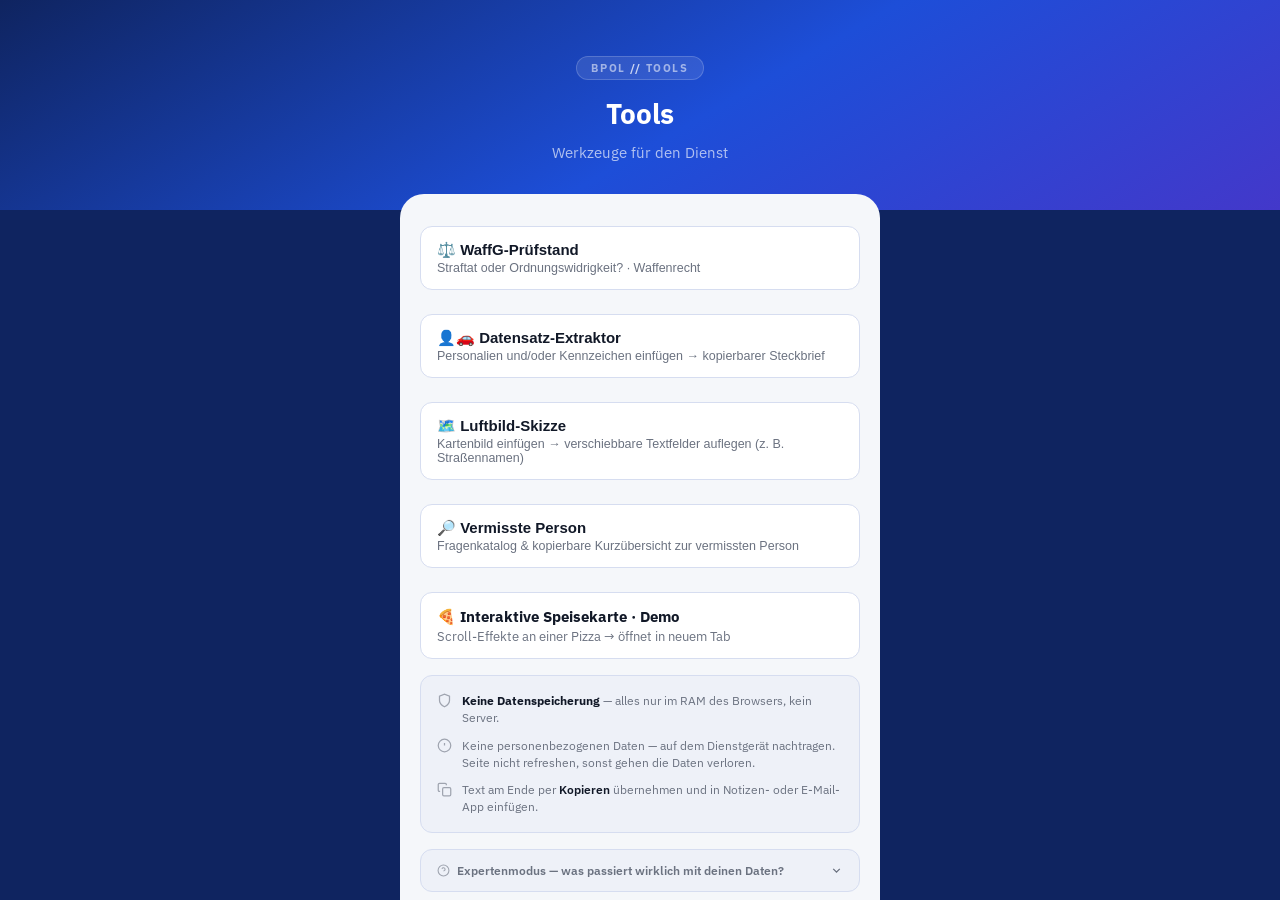
<file: index.html>
<!DOCTYPE html>
<html lang="de">
<head>
  <meta charset="UTF-8">
  <meta name="viewport" content="width=device-width, initial-scale=1.0, maximum-scale=1.0">
  <meta http-equiv="Cache-Control" content="no-cache, no-store, must-revalidate">
  <meta http-equiv="Pragma" content="no-cache">
  <meta http-equiv="Expires" content="0">
  <title>Tools v3.94</title>
  <link rel="manifest" href="./manifest.webmanifest">
  <meta name="theme-color" content="#0f2460">
  <link rel="icon" href="./icon-192.png">
  <link rel="apple-touch-icon" href="./apple-touch-icon.png">
  <meta name="apple-mobile-web-app-capable" content="yes">
  <meta name="mobile-web-app-capable" content="yes">
  <meta name="apple-mobile-web-app-status-bar-style" content="black-translucent">
  <meta name="apple-mobile-web-app-title" content="Tools">
  <link rel="stylesheet" href="style.css?v=3.94">
</head>
<body>

<div id="screen-start">
  <div class="start-hero">
    <div class="start-badge">BPOL <span>//</span> Tools</div>
    <div class="start-title">Tools</div>
    <div class="start-sub">Werkzeuge f&uuml;r den Dienst</div>
  </div>
  <div class="start-body">
    <div id="reportEntry" hidden>
      <div class="lib-group-label">Leitfaden laden</div>
      <div class="lib-presets">
        <button class="btn-preset" id="btnPresetStrasse">
          <span class="preset-name">VUF Stra&szlig;e</span>
          <span class="preset-sub">6&nbsp;Abschnitte</span>
        </button>
        <button class="btn-preset" id="btnPresetParkplatz">
          <span class="preset-name">VUF Parkplatz</span>
          <span class="preset-sub">5&nbsp;Abschnitte</span>
        </button>
      </div>
      <div class="lib-group-label">Oder einzeln w&auml;hlen</div>
      <div class="lib-bausteins" id="libraryBausteins"></div>
      <button class="btn-start" id="btnStart" disabled>Aufnahme starten</button>
    </div>
    <button class="btn-tool" id="btnOpenWaffg">
      <span class="btn-tool-name">&#9878;&#65039; WaffG-Pr&uuml;fstand</span>
      <span class="btn-tool-sub">Straftat oder Ordnungswidrigkeit? &middot; Waffenrecht</span>
    </button>
    <button class="btn-tool" id="btnOpenPers">
      <span class="btn-tool-name">&#128100;&#128663; Datensatz-Extraktor</span>
      <span class="btn-tool-sub">Personalien und/oder Kennzeichen einf&uuml;gen &rarr; kopierbarer Steckbrief</span>
    </button>
    <button class="btn-tool" id="btnOpenKarte">
      <span class="btn-tool-name">&#128506;&#65039; Luftbild-Skizze</span>
      <span class="btn-tool-sub">Kartenbild einf&uuml;gen &rarr; verschiebbare Textfelder auflegen (z.&nbsp;B. Stra&szlig;ennamen)</span>
    </button>
    <button class="btn-tool" id="btnOpenVermisst">
      <span class="btn-tool-name">&#128270; Vermisste Person</span>
      <span class="btn-tool-sub">Fragenkatalog &amp; kopierbare Kurz&uuml;bersicht zur vermissten Person</span>
    </button>
    <a class="btn-tool" id="btnOpenMenu" href="./menu.html" target="_blank" rel="noopener">
      <span class="btn-tool-name">&#127829; Interaktive Speisekarte &middot; Demo</span>
      <span class="btn-tool-sub">Scroll-Effekte an einer Pizza &rarr; &ouml;ffnet in neuem Tab</span>
    </a>
    <div class="start-disclaimer">
      <div class="disclaimer-row">
        <svg width="15" height="15" fill="none" stroke="currentColor" stroke-width="2" viewBox="0 0 24 24"><path d="M12 22s8-4 8-10V5l-8-3-8 3v7c0 6 8 10 8 10z"/></svg>
        <span><strong>Keine Datenspeicherung</strong> &mdash; alles nur im RAM des Browsers, kein Server.</span>
      </div>
      <div class="disclaimer-row">
        <svg width="15" height="15" fill="none" stroke="currentColor" stroke-width="2" viewBox="0 0 24 24"><circle cx="12" cy="12" r="10"/><line x1="12" y1="8" x2="12" y2="12"/><line x1="12" y1="16" x2="12.01" y2="16"/></svg>
        <span>Keine personenbezogenen Daten &mdash; auf dem Dienstger&auml;t nachtragen. Seite nicht refreshen, sonst gehen die Daten verloren.</span>
      </div>
      <div class="disclaimer-row">
        <svg width="15" height="15" fill="none" stroke="currentColor" stroke-width="2" viewBox="0 0 24 24"><rect x="9" y="9" width="13" height="13" rx="2"/><path d="M5 15H4a2 2 0 01-2-2V4a2 2 0 012-2h9a2 2 0 012 2v1"/></svg>
        <span>Text am Ende per <em>Kopieren</em> &uuml;bernehmen und in Notizen- oder E-Mail-App einf&uuml;gen.</span>
      </div>
    </div>

    <details class="expert-details">
      <summary class="expert-summary">
        <svg width="13" height="13" fill="none" stroke="currentColor" stroke-width="2" viewBox="0 0 24 24"><circle cx="12" cy="12" r="10"/><path d="M9.09 9a3 3 0 015.83 1c0 2-3 3-3 3"/><line x1="12" y1="17" x2="12.01" y2="17"/></svg>
        Expertenmodus &mdash; was passiert wirklich mit deinen Daten?
        <svg class="expert-chevron" width="13" height="13" fill="none" stroke="currentColor" stroke-width="2.5" viewBox="0 0 24 24"><path d="M6 9l6 6 6-6"/></svg>
      </summary>
      <div class="expert-body">

        <div class="expert-section">
          <div class="expert-section-title">Eingegebene Daten (Namen, Kennzeichen, Aussagen&nbsp;&hellip;)</div>
          <div class="expert-section-text">Bleiben ausschlie&szlig;lich im Arbeitsspeicher des Browsers &ndash; als JavaScript-Variablen. Es findet <strong>keine &Uuml;bertragung</strong> an irgendeinen Server statt. Beim Schlie&szlig;en oder Neuladen der Seite sind alle Daten weg.</div>
        </div>

        <div class="expert-section">
          <div class="expert-section-title">GPS-Standortermittlung (nur wenn du auf &bdquo;Standort ermitteln&ldquo; tippst)</div>
          <div class="expert-section-text">Der Browser fragt dein Ger&auml;t nach den GPS-Koordinaten (Berechtigungsdialog des Betriebssystems). Die Koordinaten werden einmalig an <strong>nominatim.openstreetmap.org</strong> geschickt, um daraus eine Adresse zu machen. OpenStreetMap kann dabei die IP-Adresse und die Koordinaten im Server-Log haben &ndash; wie bei jeder normalen Web-Anfrage. Die App selbst speichert die Koordinaten <em>nicht</em>.</div>
        </div>

        <div class="expert-section">
          <div class="expert-section-title">Stra&szlig;ennamen-Vorschl&auml;ge (Autovervollst&auml;ndigung)</div>
          <div class="expert-section-text">Die Vorschl&auml;ge werden von <strong>overpass-api.de</strong> und <strong>nominatim.openstreetmap.org</strong> geladen (beide betrieben von OpenStreetMap). Das Ergebnis wird im <strong>localStorage des Browsers</strong> unter dem Schl&uuml;ssel <code>gt_streets_v2</code> gespeichert, damit nicht bei jedem Start neu geladen werden muss. Dieser Cache liegt nur lokal auf deinem Ger&auml;t und enth&auml;lt nur Stra&szlig;ennamen aus G&uuml;tersloh &ndash; keine pers&ouml;nlichen Daten.</div>
        </div>

        <div class="expert-section">
          <div class="expert-section-title">Die App selbst &ndash; woher kommt der Code?</div>
          <div class="expert-section-text">HTML, CSS und JavaScript werden von <strong>GitHub Pages</strong> (patrickkies-web/VUF) ausgeliefert. GitHub speichert dabei IP-Adresse, Zeitpunkt und aufgerufene Datei im Standard-Server-Log. Kein Tracking, kein Analytics, keine Werbung, keine Cookies.</div>
        </div>

        <div class="expert-section">
          <div class="expert-section-title">Offline-F&auml;higkeit (Service Worker)</div>
          <div class="expert-section-text">Ein Service Worker l&auml;dt die App-Dateien einmalig in den Browser-Cache, damit die App auch ohne Netz startet. Er &uuml;bertr&auml;gt dabei keine Nutzerdaten &ndash; er liefert nur gecachte App-Dateien aus.</div>
        </div>

        <div class="expert-section">
          <div class="expert-section-title">Was verlässt das Gerät?</div>
          <div class="expert-section-text"><strong>Nur du selbst</strong> &ndash; wenn du den fertig kopierten Text weitersendet (E-Mail, Notizen-App&nbsp;&hellip;). Die App sendet niemals selbst&#8209;st&auml;ndig Bericht&shy;inhalte irgendwohin.</div>
        </div>

      </div>
    </details>
  </div>
</div>

<!-- WaffG-Prüfstand (eigener Bereich) -->
<div id="screen-waffg">
  <div class="waffg-topbar">
    <button class="waffg-back" id="btnWaffgBack">&larr; Zur&uuml;ck</button>
    <div class="waffg-topbar-title">WaffG &middot; Pr&uuml;fstand</div>
    <div class="waffg-topbar-note">Stand: Reform 2024/2025</div>
  </div>
  <div class="waffg-wrap">
    <div class="waffg-hero">
      <div class="waffg-eyebrow">WAFFENRECHT &middot; ORIENTIERUNGSHILFE</div>
      <div class="waffg-title">Straftat oder<br><strong>Ordnungswidrigkeit?</strong></div>
      <div class="waffg-sub">Gegenstand einstufen, Handlung und Ort angeben &mdash; der Pr&uuml;fstand ordnet nach dem Waffengesetz ein und zeigt den Pr&uuml;fpfad. <strong>Keine Rechtsberatung.</strong></div>
    </div>
    <div id="waffgForm"></div>
    <div id="waffgResult"></div>
    <div class="waffg-footer">
      <strong>Keine Rechtsberatung &mdash; Orientierungshilfe.</strong> Deckt Standard-Konstellationen nach dem WaffG (Stand 2024/2025) ab, nicht jeden Sonderfall (BKA-Feststellungsbescheide, Erb-/Bestandsschutz, Gewerbe, Landesrecht der Verbotszonen). Im Zweifel: Fachanwalt f&uuml;r Waffenrecht oder Waffenbeh&ouml;rde.
    </div>
  </div>
</div>

<!-- Personalien-Extraktor (eigener Bereich) -->
<div id="screen-pers">
  <div class="waffg-topbar">
    <button class="waffg-back" id="btnPersBack">&larr; Zur&uuml;ck</button>
    <div class="waffg-topbar-title">Datensatz &middot; Extraktor</div>
    <div class="waffg-topbar-note">nur im Browser</div>
  </div>
  <div class="waffg-wrap">
    <div class="waffg-hero">
      <div class="waffg-eyebrow">DATENSATZ &middot; STECKBRIEF</div>
      <div class="waffg-title">Personalien &amp;<br><strong>Kennzeichen</strong></div>
      <div class="waffg-sub">Personen- oder Kennzeichen-Datensatz (oder beides) einf&uuml;gen &mdash; es wird automatisch erkannt, was vorliegt: <strong>Personalien</strong>, <strong>Halterauskunft mit Fahrzeugdaten</strong> oder beides, ausgegeben als ein kopierbarer Steckbrief.</div>
    </div>
    <div class="waffg-card">
      <div class="waffg-sec">
        <div class="waffg-sec-head"><span class="waffg-sec-n">01</span><h3 class="waffg-sec-title">Datens&auml;tze einf&uuml;gen</h3></div>
        <div id="dsFields"></div>
        <button class="ds-add-btn" id="btnDsAdd" type="button">+ weiteres Datensatzfeld</button>
        <button class="waffg-eval-btn" id="btnPersExtract">Alle extrahieren</button>
      </div>
    </div>
    <div id="persResult"></div>
    <div class="waffg-footer">
      Alle Daten bleiben ausschlie&szlig;lich im Arbeitsspeicher des Browsers &mdash; keine &Uuml;bertragung, keine Speicherung. Beim Neuladen sind sie weg.
    </div>
  </div>
</div>

<!-- Luftbild-/Kartenskizze (eigener Bereich) -->
<div id="screen-karte">
  <div class="karte-bar">
    <button class="waffg-back" id="btnKarteBack">&larr; Zur&uuml;ck</button>
    <button class="karte-btn" id="btnKarteBild" type="button">&#128247; Bild</button>
    <input type="file" id="karteFile" accept="image/*" hidden>
    <button class="karte-btn karte-toggle" id="btnKarteNav" type="button" aria-pressed="false" disabled>&#128269; Navigieren</button>
    <button class="karte-btn karte-toggle" id="btnKarteCrop" type="button" disabled>&#9635; Rahmen ziehen</button>
    <button class="karte-btn" id="btnKarteLabel" type="button" disabled>&#10133; Textfeld</button>
    <button class="karte-btn" id="btnKarteGelaende" type="button" disabled>&#129517; Gel&auml;ndetaufe</button>
    <span class="karte-swatches" id="karteSwatches" title="Ringfarbe">
      <button class="karte-sw" type="button" data-color="#1d4ed8" style="background:#1d4ed8"></button>
      <button class="karte-sw" type="button" data-color="#dc2626" style="background:#dc2626"></button>
      <button class="karte-sw on" type="button" data-color="#141e32" style="background:#141e32"></button>
      <button class="karte-sw" type="button" data-color="#ffffff" style="background:#fff"></button>
    </span>
    <button class="karte-btn karte-mini" id="btnKarteNumMinus" type="button" title="Zahlen kleiner">A&minus;</button>
    <button class="karte-btn karte-mini" id="btnKarteNumPlus" type="button" title="Zahlen gr&ouml;&szlig;er">A+</button>
    <button class="karte-btn karte-toggle on" id="btnKarteTools" type="button" title="Werkzeuge ein-/ausblenden">&#128065; Werkzeuge</button>
    <button class="karte-btn" id="btnKarteUndo" type="button" title="Schritt zur&uuml;ck (Strg+Z)" disabled>&#8630; Zur&uuml;ck</button>
    <button class="karte-btn karte-btn-ghost" id="btnKarteDelete" type="button" title="Auswahl l&ouml;schen (Entf)" disabled>&#128465;&#65039; L&ouml;schen</button>
    <button class="karte-btn" id="btnKarteExport" type="button" disabled>&#11015;&#65039; Ausschnitt speichern</button>
    <button class="karte-btn karte-btn-ghost" id="btnKarteClear" type="button" disabled>Zur&uuml;cksetzen</button>
  </div>
  <div class="karte-stage" id="karteStage">
    <div class="karte-frame" id="karteFrame">
      <div class="karte-canvas" id="karteCanvas"><img id="karteImg" alt="Karte"></div>
      <div class="karte-hint" id="karteHint">
        Kartenbild <strong>einf&uuml;gen</strong> (Strg&nbsp;+&nbsp;V), hierher ziehen oder oben &bdquo;Bild&ldquo; w&auml;hlen.<br>
        Danach: <strong>Rahmen ziehen</strong> f&uuml;r ein freies Format, <strong>Navigieren</strong> zum Zoomen/Verschieben, Textfeld/Gel&auml;ndetaufe auflegen &middot; <strong>Ausschnitt speichern</strong>.
      </div>
    </div>
    <div class="karte-draw" id="karteDraw" hidden>
      <div class="karte-draw-rect" id="karteDrawRect"></div>
      <div class="karte-draw-hint">Rechteck aufziehen &ndash; das wird dein Rahmen</div>
    </div>
  </div>
</div>

<div class="progress-track">
  <div class="progress-fill" id="progress"></div>
</div>

<div class="topbar">
  <div class="logo">BPOL <span>//</span> Bericht</div>
  <div class="step-counter" id="stepCounter">01 / 03</div>
</div>

<div class="app">
  <div class="slides">

    <!-- Slide 1: Streifenwagenbesatzung -->
    <div class="slide active" id="slide-0">
      <div class="question-number">Abschnitt 1 &middot; Frage 1</div>
      <div class="question-text">Wer ist die<br><strong>Streifenwagenbesatzung?</strong></div>
      <div id="streifenwagenList"></div>
      <button class="btn-add" id="btnAddSW">
        <svg width="14" height="14" fill="none" stroke="currentColor" stroke-width="2" viewBox="0 0 24 24">
          <path d="M12 5v14M5 12h14"/>
        </svg>
        Streifenwagen hinzuf&uuml;gen
      </button>
      <div style="display:flex;flex-direction:column;gap:12px;align-items:flex-start">
        <button class="btn-next" id="btnNext0">
          Weiter
          <svg width="16" height="16" fill="none" stroke="currentColor" stroke-width="2" viewBox="0 0 24 24">
            <path d="M5 12h14M12 5l7 7-7 7"/>
          </svg>
        </button>
      </div>
    </div>

    <!-- Slide 2: Einsatzörtlichkeit -->
    <div class="slide" id="slide-1">
      <div class="question-number">Abschnitt 1 &middot; Frage 2</div>
      <div class="question-text">Wo ist die<br><strong>Einsatz&ouml;rtlichkeit?</strong></div>
      <div style="display:grid;grid-template-columns:1fr 90px;gap:10px;align-items:end">
        <div class="input-group" style="position:relative">
          <div class="input-label">Stra&szlig;e</div>
          <input class="field-input" type="text" id="strasse" placeholder="z.B. Berliner Stra&szlig;e" autocomplete="off" autocorrect="off" spellcheck="false">
          <div id="strassen-dropdown" class="street-dropdown"></div>
        </div>
        <div class="input-group">
          <div class="input-label">Nr.</div>
          <input class="field-input" type="text" id="hausnummer" placeholder="12" data-required="true">
        </div>
      </div>
      <div class="row">
        <div class="input-group">
          <div class="input-label">PLZ</div>
          <input class="field-input" type="text" id="plz" placeholder="33330" maxlength="5">
        </div>
        <div class="input-group">
          <div class="input-label">Stadt / Ortsteil</div>
          <input class="field-input" type="text" id="stadt" placeholder="G&uuml;tersloh">
        </div>
      </div>
      <button class="btn-locate" id="btnLocate">
        <svg width="14" height="14" fill="none" stroke="currentColor" stroke-width="2" viewBox="0 0 24 24">
          <circle cx="12" cy="12" r="3"/><path d="M12 2v3M12 19v3M2 12h3M19 12h3"/>
        </svg>
        Standort ermitteln
      </button>
      <div style="display:flex;flex-direction:column;gap:12px;align-items:flex-start">
        <button class="btn-next" id="btnNext1">
          Weiter
          <svg width="16" height="16" fill="none" stroke="currentColor" stroke-width="2" viewBox="0 0 24 24">
            <path d="M5 12h14M12 5l7 7-7 7"/>
          </svg>
        </button>

      </div>
    </div>

    <!-- Slide 3: Einsatzzeit -->
    <div class="slide" id="slide-2">
      <div class="question-number">Abschnitt 1 &middot; Frage 3</div>
      <div class="question-text">Wann wurde der<br><strong>Einsatz vergeben?</strong></div>
      <div class="nachtragen-wrap" id="nachtragenWrap">
        <input type="checkbox" id="nachtragenCheck" style="width:18px;height:18px;accent-color:var(--accent);cursor:pointer;flex-shrink:0">
        <label for="nachtragenCheck">Wird nachgetragen (Uhrzeit unbekannt)</label>
      </div>
      <div class="time-fields" id="timeFields">
        <div class="row">
          <div class="input-group">
            <div class="input-label">Datum</div>
            <input class="field-input" type="date" id="datum">
          </div>
          <div class="input-group">
            <div class="input-label">Uhrzeit</div>
            <input class="field-input" type="time" id="uhrzeit">
          </div>
        </div>
      </div>
      <div style="display:flex;flex-direction:column;gap:12px;align-items:flex-start">
        <button class="btn-next" id="btnNext2">
          Weiter
          <svg width="16" height="16" fill="none" stroke="currentColor" stroke-width="2" viewBox="0 0 24 24">
            <path d="M5 12h14M12 5l7 7-7 7"/>
          </svg>
        </button>

      </div>
    </div>

    <!-- Slide 4: Einsatzanlass -->
    <div class="slide" id="slide-3">
      <div class="question-number">Abschnitt 1 &middot; Frage 4</div>
      <div class="question-text">Was war der<br><strong>Einsatzanlass?</strong></div>
      <div class="input-group">
        <div class="input-label">Anlass</div>
        <textarea class="field-input field-textarea" id="einsatzanlass" placeholder="z.B. Ruhest&ouml;rung durch laute Musik"></textarea>
      </div>
      <div class="suggestions suggestions-anlass">
        <button class="btn-suggestion" data-text="Verkehrsunfallflucht ohne Hinweise auf den Unfallverursacher">VUF ohne Hinweise</button>
        <button class="btn-suggestion" data-text="Verkehrsunfallflucht mit Hinweisen auf den m&ouml;glichen Unfallverursacher">VUF mit Hinweisen</button>
      </div>
      <div style="display:flex;flex-direction:column;gap:12px;align-items:flex-start">
        <button class="btn-next" id="btnNext3">
          Weiter
          <svg width="16" height="16" fill="none" stroke="currentColor" stroke-width="2" viewBox="0 0 24 24">
            <path d="M5 12h14M12 5l7 7-7 7"/>
          </svg>
        </button>

      </div>
    </div>

    <!-- Slide UO-Typ: Art der Örtlichkeit -->
    <div class="slide" id="slide-uo-typ">
      <div class="question-number">Abschnitt 2 &middot; Unfall&ouml;rtlichkeit</div>
      <div class="question-text">Art der<br><strong>&Ouml;rtlichkeit?</strong></div>
      <div class="option-cards">
        <button class="option-card" data-group="uo-typ" data-value="strasse">
          <svg width="28" height="28" fill="none" stroke="currentColor" stroke-width="1.5" viewBox="0 0 24 24">
            <path d="M4 19h16M4 5h16M9 5v14M15 5v14"/>
          </svg>
          Stra&szlig;e
        </button>
        <button class="option-card" data-group="uo-typ" data-value="parkplatz">
          <svg width="28" height="28" fill="none" stroke="currentColor" stroke-width="1.5" viewBox="0 0 24 24">
            <rect x="3" y="3" width="18" height="18" rx="2"/>
            <path d="M9 17V7h4a3 3 0 0 1 0 6H9"/>
          </svg>
          Parkplatz
        </button>
      </div>
    </div>

    <!-- Slide UO-S1: Adresse, Lage & Straßentyp -->
    <!-- Slide UO-S1: Adresse -->
    <div class="slide" id="slide-uo-s1">
      <div class="question-number">Abschnitt 2 &middot; Frage 1</div>
      <div class="question-text">Wo hat sich der<br><strong>Unfall ereignet?</strong></div>
      <p class="question-hint">Straße aus den Vorschlägen wählen — PLZ und Ort werden automatisch eingetragen.</p>
      <div style="display:grid;grid-template-columns:1fr 90px;gap:10px;">
        <div class="input-group">
          <div class="input-label">Stra&szlig;e</div>
          <input class="field-input" type="text" id="uo-strasse" placeholder="z.B. Berliner Stra&szlig;e" autocomplete="off" data-required="true">
        </div>
        <div class="input-group">
          <div class="input-label">Nr.</div>
          <input class="field-input" type="text" id="uo-hausnummer" placeholder="12" data-required="true">
        </div>
      </div>
      <div id="uo-adresse-chips" class="suggestions" style="flex-wrap:wrap"></div>
      <div style="display:flex;flex-direction:column;gap:12px;align-items:flex-start">
        <button class="btn-next" id="btnUoS1">Weiter
          <svg width="16" height="16" fill="none" stroke="currentColor" stroke-width="2" viewBox="0 0 24 24"><path d="M5 12h14M12 5l7 7-7 7"/></svg>
        </button>
      </div>
    </div>

    <!-- Slide UO-S1b: Lage & Straßentyp -->
    <div class="slide" id="slide-uo-s1b">
      <div class="question-number">Abschnitt 2 &middot; Frage 2</div>
      <div class="question-text">Lage &amp;<br><strong>Art der Stra&szlig;e</strong></div>
      <div class="input-group">
        <div class="input-label">Lage</div>
        <div class="suggestions">
          <button class="btn-suggestion" data-group="lage" data-value="innerorts">innerorts</button>
          <button class="btn-suggestion" data-group="lage" data-value="außerorts">au&szlig;erorts</button>
          <button class="btn-suggestion btn-keine" data-group="lage" data-value="none">—</button>
        </div>
      </div>
      <div class="input-group">
        <div class="input-label">Stra&szlig;entyp</div>
        <div class="suggestions">
          <button class="btn-suggestion" data-group="strassentyp" data-value="Bundesstraße">Bundesstra&szlig;e</button>
          <button class="btn-suggestion" data-group="strassentyp" data-value="Landstraße">Landstra&szlig;e</button>
          <button class="btn-suggestion" data-group="strassentyp" data-value="Kreisstraße">Kreisstra&szlig;e</button>
          <button class="btn-suggestion" data-group="strassentyp" data-value="Gemeindestraße">Gemeindestra&szlig;e</button>
          <button class="btn-suggestion btn-keine" data-group="strassentyp" data-value="none">—</button>
        </div>
      </div>
      <div class="input-group">
        <div class="input-label">Ortsteil</div>
        <input class="field-input" type="text" id="uo-ortsteil" list="ortsteil-list" placeholder="z.B. Innenstadt">
        <datalist id="ortsteil-list">
          <option value="Innenstadt"><option value="Avenwedde"><option value="Blankenhagen">
          <option value="Ebbesloh"><option value="Friedrichsdorf"><option value="Hollen">
          <option value="Isselhorst"><option value="Kattenstroth"><option value="Niehorst">
          <option value="Nordhorn"><option value="Spexard"><option value="Sundern">
        </datalist>
      </div>
      <div style="display:flex;flex-direction:column;gap:12px;align-items:flex-start">
        <button class="btn-next" id="btnUoS1b">Weiter
          <svg width="16" height="16" fill="none" stroke="currentColor" stroke-width="2" viewBox="0 0 24 24"><path d="M5 12h14M12 5l7 7-7 7"/></svg>
        </button>
      </div>
    </div>

    <!-- Slide UO-S2: Unfallstelle & Geschwindigkeit -->
    <div class="slide" id="slide-uo-s2">
      <div class="question-number">Abschnitt 2 &middot; Frage 3</div>
      <div class="question-text">Unfallstelle &amp;<br><strong>Geschwindigkeit</strong></div>
      <div class="input-group">
        <div class="input-label">Satz vervollst&auml;ndigen</div>
        <input class="field-input" type="text" id="uo-wo-genau" placeholder="Der Unfall ereignete sich ...">
      </div>
      <div class="input-group">
        <div class="input-label">H&ouml;chstgeschwindigkeit (km/h)</div>
        <div class="suggestions" style="margin-bottom:8px">
          <button class="btn-suggestion" data-speed="30">30</button>
          <button class="btn-suggestion" data-speed="50">50</button>
          <button class="btn-suggestion" data-speed="60">60</button>
          <button class="btn-suggestion" data-speed="70">70</button>
          <button class="btn-suggestion" data-speed="80">80</button>
          <button class="btn-suggestion" data-speed="100">100</button>
        </div>
        <input class="field-input" type="number" id="uo-tempo" placeholder="sonstige km/h" min="1" max="300">
      </div>
      <div class="input-group">
        <div class="input-label">Grundlage (Pflicht bei Geschwindigkeit)</div>
        <div class="suggestions" data-required-if="uo-tempo">
          <button class="btn-suggestion" data-group="tempo-grund" data-value="vz274">VZ. 274</button>
          <button class="btn-suggestion" data-group="tempo-grund" data-value="zone">Zone (VZ 274.1)</button>
          <button class="btn-suggestion" data-group="tempo-grund" data-value="ortschaft">geschlossene Ortschaft</button>
        </div>
      </div>
      <div style="display:flex;flex-direction:column;gap:12px;align-items:flex-start">
        <button class="btn-next" id="btnUoS2">Weiter
          <svg width="16" height="16" fill="none" stroke="currentColor" stroke-width="2" viewBox="0 0 24 24"><path d="M5 12h14M12 5l7 7-7 7"/></svg>
        </button>
      </div>
    </div>

    <!-- Slide UO-S3: Fahrstreifen & Verkehr -->
    <div class="slide" id="slide-uo-s3">
      <div class="question-number">Abschnitt 2 &middot; Frage 4</div>
      <div class="question-text">Fahrstreifen &amp;<br><strong>Verkehr</strong></div>
      <div class="input-group">
        <div class="input-label">Fahrstreifen je Richtung</div>
        <input class="field-input" type="number" id="uo-fahrstreifen" placeholder="1" min="1" max="10" style="width:120px">
      </div>
      <div class="input-group">
        <div class="input-label">Trennung der Richtungsfahrbahnen</div>
        <div class="suggestions">
          <button class="btn-suggestion" data-group="trennung" data-value="mittellinie">durchgezogene Mittellinie</button>
          <button class="btn-suggestion" data-group="trennung" data-value="doppelte-linie">doppelte durchgezogene Linie</button>
          <button class="btn-suggestion" data-group="trennung" data-value="mittelstreifen">begr&uuml;nter Mittelstreifen</button>
          <button class="btn-suggestion" data-group="trennung" data-value="mittelinsel">bauliche Mittelinsel</button>
          <button class="btn-suggestion btn-keine" data-group="trennung" data-value="none">—</button>
        </div>
      </div>
      <div class="input-group">
        <div class="input-label">Verkehrsaufkommen</div>
        <div class="suggestions">
          <button class="btn-suggestion" data-group="verkehr" data-value="schwach">schwach</button>
          <button class="btn-suggestion" data-group="verkehr" data-value="moderat">moderat</button>
          <button class="btn-suggestion" data-group="verkehr" data-value="stark">stark</button>
          <button class="btn-suggestion btn-keine" data-group="verkehr" data-value="none">—</button>
        </div>
      </div>
      <div style="display:flex;flex-direction:column;gap:12px;align-items:flex-start">
        <button class="btn-next" id="btnUoS3">Weiter
          <svg width="16" height="16" fill="none" stroke="currentColor" stroke-width="2" viewBox="0 0 24 24"><path d="M5 12h14M12 5l7 7-7 7"/></svg>
        </button>
      </div>
    </div>

    <!-- Slide UO-S4: Beleuchtung & Streckenverlauf -->
    <div class="slide" id="slide-uo-s4">
      <div class="question-number">Abschnitt 2 &middot; Frage 5</div>
      <div class="question-text">Beleuchtung &amp;<br><strong>Streckenverlauf</strong></div>
      <div class="input-group">
        <div class="input-label">Stra&szlig;enbeleuchtung</div>
        <div class="suggestions">
          <button class="btn-suggestion" data-group="beleuchtung" data-value="in-betrieb">in Betrieb</button>
          <button class="btn-suggestion" data-group="beleuchtung" data-value="nicht-vorhanden">nicht vorhanden</button>
          <button class="btn-suggestion" data-group="beleuchtung" data-value="ausgeschaltet">ausgeschaltet (Tageszeit)</button>
          <button class="btn-suggestion btn-keine" data-group="beleuchtung" data-value="none">—</button>
        </div>
      </div>
      <div class="input-group">
        <div class="input-label">Streckenverlauf &hellip;</div>
        <div class="suggestions">
          <button class="btn-suggestion" data-group="verlauf" data-value="gerade">gerade</button>
          <button class="btn-suggestion" data-group="verlauf" data-value="linkskurve">Linkskurve</button>
          <button class="btn-suggestion" data-group="verlauf" data-value="rechtskurve">Rechtskurve</button>
          <button class="btn-suggestion btn-keine" data-group="verlauf" data-value="none">—</button>
        </div>
      </div>
      <div class="input-group">
        <div class="input-label">&hellip; in Fahrtrichtung</div>
        <input class="field-input" type="text" id="uo-fahrtrichtung" placeholder="z.B. Bielefeld">
      </div>
      <div style="display:flex;flex-direction:column;gap:12px;align-items:flex-start">
        <button class="btn-next" id="btnUoS4">Weiter
          <svg width="16" height="16" fill="none" stroke="currentColor" stroke-width="2" viewBox="0 0 24 24"><path d="M5 12h14M12 5l7 7-7 7"/></svg>
        </button>
      </div>
    </div>

    <!-- Slide UO-S4b: Steigung & Gefälle -->
    <div class="slide" id="slide-uo-s4b">
      <div class="question-number">Abschnitt 2 &middot; Frage 6</div>
      <div class="question-text">Steigung &amp;<br><strong>Gef&auml;lle</strong></div>
      <p class="question-hint">Wie ist das Höhenprofil der Straße an der Unfallörtlichkeit?</p>
      <div class="input-group">
        <div class="input-label">Steigung / Gef&auml;lle</div>
        <div class="suggestions">
          <button class="btn-suggestion" data-group="steigung" data-value="keine">keine</button>
          <button class="btn-suggestion" data-group="steigung" data-value="gefaelle-gering">Gef&auml;lle gering</button>
          <button class="btn-suggestion" data-group="steigung" data-value="gefaelle-maessig">Gef&auml;lle m&auml;&szlig;ig</button>
          <button class="btn-suggestion" data-group="steigung" data-value="gefaelle-stark">Gef&auml;lle stark</button>
          <button class="btn-suggestion" data-group="steigung" data-value="steigung-gering">Steigung gering</button>
          <button class="btn-suggestion" data-group="steigung" data-value="steigung-maessig">Steigung m&auml;&szlig;ig</button>
          <button class="btn-suggestion" data-group="steigung" data-value="steigung-stark">Steigung stark</button>
          <button class="btn-suggestion btn-keine" data-group="steigung" data-value="none">—</button>
        </div>
      </div>
      <div style="display:flex;flex-direction:column;gap:12px;align-items:flex-start">
        <button class="btn-next" id="btnUoS4b">Weiter
          <svg width="16" height="16" fill="none" stroke="currentColor" stroke-width="2" viewBox="0 0 24 24"><path d="M5 12h14M12 5l7 7-7 7"/></svg>
        </button>
      </div>
    </div>

    <!-- Slide UO-S5: Wetter & Sichtverhältnisse -->
    <div class="slide" id="slide-uo-s5">
      <div class="question-number">Abschnitt 2 &middot; Frage 7</div>
      <div class="question-text">Wetter &amp;<br><strong>Sichtverh&auml;ltnisse</strong></div>
      <div class="input-group">
        <div class="input-label">Witterung</div>
        <div class="suggestions">
          <button class="btn-suggestion" data-group="wetter" data-value="trocken">trocken</button>
          <button class="btn-suggestion" data-group="wetter" data-value="regen">Regen</button>
          <button class="btn-suggestion" data-group="wetter" data-value="schneefall">Schneefall</button>
          <button class="btn-suggestion" data-group="wetter" data-value="nebel">Nebel</button>
          <button class="btn-suggestion" data-group="wetter" data-value="frost-eis">Frost / Eis</button>
          <button class="btn-suggestion btn-keine" data-group="wetter" data-value="none">—</button>
        </div>
      </div>
      <div class="input-group">
        <div class="input-label">Fahrbahnzustand</div>
        <div class="suggestions">
          <button class="btn-suggestion" data-group="fahrbahn" data-value="trocken">trocken</button>
          <button class="btn-suggestion" data-group="fahrbahn" data-value="nass">nass</button>
          <button class="btn-suggestion" data-group="fahrbahn" data-value="feucht">feucht</button>
          <button class="btn-suggestion" data-group="fahrbahn" data-value="verschneit">verschneit</button>
          <button class="btn-suggestion" data-group="fahrbahn" data-value="vereist">vereist</button>
          <button class="btn-suggestion btn-keine" data-group="fahrbahn" data-value="none">—</button>
        </div>
      </div>
      <div class="input-group">
        <div class="input-label">Sichtverh&auml;ltnisse</div>
        <div class="suggestions">
          <button class="btn-suggestion" data-group="sicht" data-value="gut">gut</button>
          <button class="btn-suggestion" data-group="sicht" data-value="eingeschraenkt">eingeschr&auml;nkt</button>
          <button class="btn-suggestion" data-group="sicht" data-value="schlecht">schlecht</button>
          <button class="btn-suggestion btn-keine" data-group="sicht" data-value="none">—</button>
        </div>
      </div>
      <div style="display:flex;flex-direction:column;gap:12px;align-items:flex-start">
        <button class="btn-next" id="btnUoS5">Weiter
          <svg width="16" height="16" fill="none" stroke="currentColor" stroke-width="2" viewBox="0 0 24 24"><path d="M5 12h14M12 5l7 7-7 7"/></svg>
        </button>
      </div>
    </div>

    <!-- Slide UO-P1: Parkplatz-Details -->
    <div class="slide" id="slide-uo-p1">
      <div class="question-number">Abschnitt 2 &middot; Frage 1</div>
      <div class="question-text">Parkplatz<br><strong>Details</strong></div>
      <div class="input-group">
        <div class="input-label">Adresse des Parkplatzes</div>
        <input class="field-input" type="text" id="pk-adresse" autocomplete="off">
        <div id="adresse-chips" class="suggestions" style="margin-top:8px;flex-wrap:wrap"></div>
      </div>
      <button class="btn-locate" id="btnLocatePk">
        <svg width="14" height="14" fill="none" stroke="currentColor" stroke-width="2" viewBox="0 0 24 24">
          <circle cx="12" cy="12" r="3"/><path d="M12 2v3M12 19v3M2 12h3M19 12h3"/>
        </svg>
        Standort ermitteln
      </button>
      <div class="input-group">
        <div class="input-label">Zugeh&ouml;rigkeit</div>
        <input class="field-input" type="text" id="pk-zugehoerigkeit" placeholder="z.B. Parkplatz des REWE-Marktes">
      </div>
      <div style="display:flex;flex-direction:column;gap:12px;align-items:flex-start">
        <button class="btn-next" id="btnUoP1">Weiter
          <svg width="16" height="16" fill="none" stroke="currentColor" stroke-width="2" viewBox="0 0 24 24"><path d="M5 12h14M12 5l7 7-7 7"/></svg>
        </button>
      </div>
    </div>

    <!-- Slide UO-P2: Parkplatz-Position -->
    <div class="slide" id="slide-uo-p2">
      <div class="question-number">Abschnitt 2 &middot; Frage 2</div>
      <div class="question-text">Wo auf dem<br><strong>Parkplatz?</strong></div>
      <div class="input-group">
        <div class="input-label">Lage auf dem Parkplatz</div>
        <textarea class="field-input field-textarea" id="pk-position" placeholder="z.B. im hinteren Bereich, Reihe 3 von Norden"></textarea>
      </div>
      <div style="display:flex;flex-direction:column;gap:12px;align-items:flex-start">
        <button class="btn-next" id="btnUoP2">Weiter
          <svg width="16" height="16" fill="none" stroke="currentColor" stroke-width="2" viewBox="0 0 24 24"><path d="M5 12h14M12 5l7 7-7 7"/></svg>
        </button>
      </div>
    </div>

    <!-- Slide UO-Spuren: Spuren auf der Fahrbahn -->
    <div class="slide" id="slide-uo-spuren">
      <div class="question-number">Abschnitt 2 &middot; Spuren</div>
      <div class="question-text">Spuren auf der<br><strong>Fahrbahn?</strong></div>
      <div class="nachtragen-wrap" id="keineSpurenWrap">
        <input type="checkbox" id="keineSpurenCheck" style="width:18px;height:18px;accent-color:var(--accent);cursor:pointer;flex-shrink:0">
        <label for="keineSpurenCheck">Keine Spuren auf der Fahrbahn festgestellt</label>
      </div>
      <div class="time-fields" id="spurenFields">
        <div class="input-group">
          <div class="input-label">Beschreibung der Spuren</div>
          <textarea class="field-input field-textarea" id="uo-spuren" placeholder="z.B. Reifenspuren in Fahrtrichtung, Fahrzeugteile, Flüssigkeiten ..."></textarea>
        </div>
      </div>
      <div style="display:flex;flex-direction:column;gap:12px;align-items:flex-start">
        <button class="btn-next" id="btnUoSpuren">Weiter
          <svg width="16" height="16" fill="none" stroke="currentColor" stroke-width="2" viewBox="0 0 24 24"><path d="M5 12h14M12 5l7 7-7 7"/></svg>
        </button>

      </div>
    </div>

    <!-- FZ-Nummer: Welche Ordnungsnummer? -->
    <div class="slide" id="slide-fz-nummer">
      <div class="question-number">Abschnitt 3 &middot; Fahrzeugspuren</div>
      <div class="question-text">Fahrzeug<br><strong>erfassen</strong></div>
      <div id="fz-nummer-content"></div>
    </div>

    <!-- FZ-Picker: Fahrzeugteile auswählen -->
    <div class="slide" id="slide-fz-picker">
      <div class="question-number">Abschnitt 3 &middot; Fahrzeugteile</div>
      <div class="question-text" id="fz-picker-title">Fahrzeugteile</div>
      <div id="fz-picker-content"></div>
    </div>

    <!-- FZ-Abschluss: Aufgrund / Schaden / Lichtbilder -->
    <div class="slide" id="slide-fz-abschluss">
      <div class="question-number">Abschnitt 3 &middot; Abschluss</div>
      <div class="question-text" id="fz-abschluss-title">Abschluss</div>
      <div id="fz-abschluss-content"></div>
    </div>

    <!-- Schilderungen -->
    <div class="slide" id="slide-schilderungen">
      <div class="question-number">Schilderungen</div>
      <div class="question-text">Wer hat sich<br><strong>ge&auml;u&szlig;ert?</strong></div>
      <div id="schilderungList" style="display:flex;flex-direction:column;gap:12px"></div>
      <div class="schild-hint">Weitere Personen k&ouml;nnen nach Abschluss erg&auml;nzt werden.</div>
      <div style="display:flex;flex-direction:column;gap:12px;align-items:flex-start">
        <button class="btn-next" id="btnGenerateSchilderungen">Weiter
          <svg width="16" height="16" fill="none" stroke="currentColor" stroke-width="2" viewBox="0 0 24 24">
            <path d="M5 12h14M12 5l7 7-7 7"/>
          </svg>
        </button>
      </div>
    </div>

    <!-- Schilderungen: Umstände -->
    <div class="slide" id="slide-schilderungen-umstaende">
      <div class="question-number">Schilderungen</div>
      <div class="question-text">Besondere<br><strong>Umst&auml;nde?</strong></div>
      <div id="umstaendeList"></div>
      <div style="display:flex;flex-direction:column;gap:12px;align-items:flex-start;margin-top:8px">
        <button class="btn-next" id="btnGenerateUmstaende">Weiter
          <svg width="16" height="16" fill="none" stroke="currentColor" stroke-width="2" viewBox="0 0 24 24">
            <path d="M5 12h14M12 5l7 7-7 7"/>
          </svg>
        </button>
      </div>
    </div>

    <!-- Schilderungen: Verletzungen -->
    <div class="slide" id="slide-schilderungen-verletzung">
      <div class="question-number">Schilderungen &middot; Verletzungen</div>
      <div class="question-text">Welche <strong>Verletzungen</strong><br>lagen vor?</div>
      <div id="verletzungList"></div>
      <div style="display:flex;flex-direction:column;gap:12px;align-items:flex-start;margin-top:12px">
        <button class="btn-next" id="btnGenerateVerletzung">Weiter
          <svg width="16" height="16" fill="none" stroke="currentColor" stroke-width="2" viewBox="0 0 24 24">
            <path d="M5 12h14M12 5l7 7-7 7"/>
          </svg>
        </button>
      </div>
    </div>

    <!-- Schilderungen: Körperliche Auffälligkeiten (vereint Alkohol & BtM) -->
    <div class="slide" id="slide-schilderungen-auffaelligkeiten">
      <div class="question-number">Schilderungen &middot; Auffälligkeiten</div>
      <div class="question-text">Welche <strong>Auff&auml;lligkeiten</strong><br>wurden festgestellt?</div>
      <div id="auffaelligkeitenList"></div>
      <div class="custom-inp-row">
        <input type="text" id="auffCustomInput" class="field-input" placeholder="Weitere Auff&auml;lligkeit&#8230;">
        <button type="button" class="btn-add-custom" id="btnAuffCustomAdd">+</button>
      </div>
      <div id="auffCustomList"></div>
      <div style="display:flex;flex-direction:column;gap:12px;align-items:flex-start;margin-top:12px">
        <button class="btn-next" id="btnGenerateAuffaelligkeiten">Weiter
          <svg width="16" height="16" fill="none" stroke="currentColor" stroke-width="2" viewBox="0 0 24 24">
            <path d="M5 12h14M12 5l7 7-7 7"/>
          </svg>
        </button>
      </div>
    </div>

    <!-- Schilderungen: Anweisungen folgen -->
    <div class="slide" id="slide-schilderungen-anweisungen">
      <div class="question-number">Schilderungen &middot; Reaktionsfähigkeit</div>
      <div class="question-text">Anweisungen<br><strong>folgen k&ouml;nnen?</strong></div>
      <div id="anweisungenList"></div>
      <div style="display:flex;flex-direction:column;gap:12px;align-items:flex-start;margin-top:14px">
        <button class="btn-next" id="btnGenerateAnweisungen">Weiter
          <svg width="16" height="16" fill="none" stroke="currentColor" stroke-width="2" viewBox="0 0 24 24">
            <path d="M5 12h14M12 5l7 7-7 7"/>
          </svg>
        </button>
      </div>
    </div>

    <!-- Schilderungen: Alkohol-Test -->
    <div class="slide" id="slide-schilderungen-alkohol-test">
      <div class="question-number">Schilderungen &middot; Alkohol</div>
      <div class="question-text"><strong>Atemalkoholtest</strong><br>durchgef&uuml;hrt?</div>
      <div id="alkTestList"></div>
      <div style="display:flex;flex-direction:column;gap:12px;align-items:flex-start;margin-top:12px">
        <button class="btn-next" id="btnGenerateAlkoholTest">Weiter
          <svg width="16" height="16" fill="none" stroke="currentColor" stroke-width="2" viewBox="0 0 24 24">
            <path d="M5 12h14M12 5l7 7-7 7"/>
          </svg>
        </button>
      </div>
    </div>

    <!-- Schilderungen: BtM-Test -->
    <div class="slide" id="slide-schilderungen-btm-test">
      <div class="question-number">Schilderungen &middot; Betäubungsmittel</div>
      <div class="question-text"><strong>Drogenvortest</strong><br>durchgef&uuml;hrt?</div>
      <div id="btmTestList"></div>
      <div style="display:flex;flex-direction:column;gap:12px;align-items:flex-start;margin-top:12px">
        <button class="btn-next" id="btnGenerateBtmTest">Weiter
          <svg width="16" height="16" fill="none" stroke="currentColor" stroke-width="2" viewBox="0 0 24 24">
            <path d="M5 12h14M12 5l7 7-7 7"/>
          </svg>
        </button>
      </div>
    </div>

    <!-- Schilderungen: Angaben -->
    <div class="slide" id="slide-schilderungen-angaben">
      <div class="question-number">Schilderungen &middot; Angaben</div>
      <div class="question-text">Was hat die Person<br><strong>geschildert?</strong></div>
      <div id="angabenList"></div>
      <div style="display:flex;flex-direction:column;gap:12px;align-items:flex-start;margin-top:12px">
        <button class="btn-next" id="btnGenerateAngaben">Weiter
          <svg width="16" height="16" fill="none" stroke="currentColor" stroke-width="2" viewBox="0 0 24 24">
            <path d="M5 12h14M12 5l7 7-7 7"/>
          </svg>
        </button>
      </div>
    </div>

    <!-- Schilderungen: Übersicht -->
    <div class="slide" id="slide-schilderungen-overview">
      <div class="question-number">Schilderungen</div>
      <div class="question-text">Erfasste<br><strong>Personen</strong></div>
      <div id="schilderungenOverviewList" style="display:flex;flex-direction:column;gap:10px;margin-bottom:20px"></div>
      <div style="display:flex;flex-direction:column;gap:12px;align-items:flex-start">
        <button class="btn-add" id="btnAddWeiterePerson">
          <svg width="14" height="14" fill="none" stroke="currentColor" stroke-width="2" viewBox="0 0 24 24">
            <path d="M12 5v14M5 12h14"/>
          </svg>
          Weitere Person hinzuf&uuml;gen
        </button>
        <button class="btn-next" id="btnErstelleBericht">Bericht erstellen
          <svg width="16" height="16" fill="none" stroke="currentColor" stroke-width="2" viewBox="0 0 24 24">
            <path d="M5 12h14M12 5l7 7-7 7"/>
          </svg>
        </button>
      </div>
    </div>

    <!-- Maßnahmen -->
    <div class="slide" id="slide-massnahmen">
      <div class="question-number">Ma&szlig;nahmen</div>
      <div class="question-text">Welche <strong>Ma&szlig;nahmen</strong><br>wurden getroffen?</div>
      <div id="massnahmenList" class="massnahmen-list"></div>
      <div style="display:flex;flex-direction:column;gap:12px;align-items:flex-start;margin-top:16px">
        <button class="btn-next" id="btnGenerateMassnahmen">Bericht erstellen
          <svg width="16" height="16" fill="none" stroke="currentColor" stroke-width="2" viewBox="0 0 24 24">
            <path d="M5 12h14M12 5l7 7-7 7"/>
          </svg>
        </button>
      </div>
    </div>

    <!-- Haftbefehl -->
    <div class="slide" id="slide-haftbefehl">
      <div class="question-number">Haftbefehl</div>
      <div class="question-text">Vollstreckung<br><strong>Haftbefehl</strong></div>
      <div id="haftbefehlContent"></div>
      <div style="display:flex;flex-direction:column;gap:12px;align-items:flex-start;margin-top:20px">
        <button class="btn-next" id="btnGenerateHaftbefehl">Bericht erstellen
          <svg width="16" height="16" fill="none" stroke="currentColor" stroke-width="2" viewBox="0 0 24 24">
            <path d="M5 12h14M12 5l7 7-7 7"/>
          </svg>
        </button>
      </div>
    </div>

    <!-- PsychKG 1: Verhalten -->
    <div class="slide" id="slide-psychkg">
      <div class="question-number">PsychKG · Schritt 1 von 3</div>
      <div class="question-text">Verhaltens&shy;<strong>auffälligkeit</strong></div>
      <div id="psychkgContent"></div>
      <div style="margin-top:20px">
        <button class="btn-next" id="btnPsychKGWeiter1">Weiter
          <svg width="16" height="16" fill="none" stroke="currentColor" stroke-width="2" viewBox="0 0 24 24">
            <path d="M5 12h14M12 5l7 7-7 7"/>
          </svg>
        </button>
      </div>
    </div>

    <!-- PsychKG 2: SPD & Arzt -->
    <div class="slide" id="slide-psychkg-spd">
      <div class="question-number">PsychKG · Schritt 2 von 3</div>
      <div class="question-text">SPD &amp;<br><strong>Ärztlicher Dienst</strong></div>
      <div id="psychkgSpdContent"></div>
      <div style="margin-top:24px">
        <button class="btn-next" id="btnPsychKGWeiter2">Weiter
          <svg width="16" height="16" fill="none" stroke="currentColor" stroke-width="2" viewBox="0 0 24 24">
            <path d="M5 12h14M12 5l7 7-7 7"/>
          </svg>
        </button>
      </div>
    </div>

    <!-- PsychKG 3: Transport + Vorschau -->
    <div class="slide" id="slide-psychkg-transport">
      <div class="question-number">PsychKG · Schritt 3 von 3</div>
      <div class="question-text">Transport &amp;<br><strong>Begleitung</strong></div>
      <div id="psychkgTransportContent"></div>
      <div style="margin-top:20px">
        <button class="btn-next" id="btnGeneratePsychKG">Bericht erstellen
          <svg width="16" height="16" fill="none" stroke="currentColor" stroke-width="2" viewBox="0 0 24 24">
            <path d="M5 12h14M12 5l7 7-7 7"/>
          </svg>
        </button>
      </div>
    </div>

    <!-- Anzeigenaufnahme 1: Datum / Uhrzeit / Name / Rolle -->
    <div class="slide" id="slide-anzeige-intro">
      <div class="question-number">Anzeigenaufnahme</div>
      <div class="question-text">Wann &amp; wer<br><strong>erschien?</strong></div>
      <div id="anzeigeIntroList"></div>
      <div style="margin-top:20px">
        <button class="btn-next" id="btnAnzeigeIntroWeiter">Weiter
          <svg width="16" height="16" fill="none" stroke="currentColor" stroke-width="2" viewBox="0 0 24 24">
            <path d="M5 12h14M12 5l7 7-7 7"/>
          </svg>
        </button>
      </div>
    </div>

    <!-- Anzeigenaufnahme 1b: Anzeigeinhalt + Satzvorschau -->
    <div class="slide" id="slide-anzeige-was">
      <div class="question-number">Anzeigenaufnahme</div>
      <div class="question-text">Was wurde<br><strong>angezeigt?</strong></div>
      <div id="anzeigeWasList"></div>
      <div style="margin-top:20px">
        <button class="btn-next" id="btnAnzeigeWasWeiter">Weiter
          <svg width="16" height="16" fill="none" stroke="currentColor" stroke-width="2" viewBox="0 0 24 24">
            <path d="M5 12h14M12 5l7 7-7 7"/>
          </svg>
        </button>
      </div>
    </div>

    <!-- Anzeigenaufnahme 2: Person / Belehrung -->
    <div class="slide" id="slide-anzeige-schild">
      <div class="question-number">Anzeigenaufnahme &middot; Person</div>
      <div class="question-text">Rolle &amp;<br><strong>Belehrung</strong></div>
      <div id="anzeigeSchlList"></div>
      <div style="margin-top:16px">
        <button class="btn-next" id="btnAnzeigeSchlWeiter">Weiter
          <svg width="16" height="16" fill="none" stroke="currentColor" stroke-width="2" viewBox="0 0 24 24">
            <path d="M5 12h14M12 5l7 7-7 7"/>
          </svg>
        </button>
      </div>
    </div>

    <!-- Anzeigenaufnahme 3: Angaben -->
    <div class="slide" id="slide-anzeige-angaben">
      <div class="question-number">Anzeigenaufnahme &middot; Angaben</div>
      <div class="question-text"><strong>Angaben</strong><br>der Person</div>
      <div id="anzeigeAngabenList"></div>
      <div style="margin-top:16px">
        <button class="btn-next" id="btnAnzeigeAngabenWeiter">Weiter
          <svg width="16" height="16" fill="none" stroke="currentColor" stroke-width="2" viewBox="0 0 24 24">
            <path d="M5 12h14M12 5l7 7-7 7"/>
          </svg>
        </button>
      </div>
    </div>

    <!-- Anzeigenaufnahme 4: Übersicht -->
    <div class="slide" id="slide-anzeige-overview">
      <div class="question-number">Anzeigenaufnahme</div>
      <div class="question-text">Erfasste<br><strong>Personen</strong></div>
      <div id="anzeigeOverviewList" style="display:flex;flex-direction:column;gap:10px;margin-bottom:20px"></div>
      <div style="display:flex;flex-direction:column;gap:12px;align-items:flex-start">
        <button class="btn-add" id="btnAnzeigeWeiterePerson">
          <svg width="14" height="14" fill="none" stroke="currentColor" stroke-width="2" viewBox="0 0 24 24">
            <path d="M12 5v14M5 12h14"/>
          </svg>
          Weitere Person hinzuf&uuml;gen
        </button>
        <button class="btn-next" id="btnAnzeigeErstelleBericht">Bericht erstellen
          <svg width="16" height="16" fill="none" stroke="currentColor" stroke-width="2" viewBox="0 0 24 24">
            <path d="M5 12h14M12 5l7 7-7 7"/>
          </svg>
        </button>
      </div>
    </div>

    <!-- Blutprobe 1: Anordnung / Entscheidungsweg -->
    <div class="slide" id="slide-blutprobe-anordnung">
      <div class="question-number">Blutprobe &middot; Anordnung</div>
      <div class="question-text">Entscheidungsweg<br><strong>der Anordnung</strong></div>
      <div id="blutprobeAnordnungContent"></div>
      <div style="display:flex;flex-direction:column;gap:12px;align-items:flex-start;margin-top:16px">
        <button class="btn-next" id="btnBlutprobeAnordnung">Weiter
          <svg width="16" height="16" fill="none" stroke="currentColor" stroke-width="2" viewBox="0 0 24 24"><path d="M5 12h14M12 5l7 7-7 7"/></svg>
        </button>
      </div>
    </div>

    <!-- Blutprobe 2: ärztliche Blutentnahme -->
    <div class="slide" id="slide-blutprobe-entnahme">
      <div class="question-number">Blutprobe &middot; Blutentnahme</div>
      <div class="question-text">&Auml;rztliche<br><strong>Blutentnahme</strong></div>
      <div id="blutprobeEntnahmeContent"></div>
      <div style="display:flex;flex-direction:column;gap:12px;align-items:flex-start;margin-top:16px">
        <button class="btn-next" id="btnBlutprobeEntnahme">Bericht erstellen
          <svg width="16" height="16" fill="none" stroke="currentColor" stroke-width="2" viewBox="0 0 24 24"><path d="M5 12h14M12 5l7 7-7 7"/></svg>
        </button>
      </div>
    </div>

    <!-- Vermisste Person 1: Sichtung & Fahrzeuge -->
    <div class="slide" id="slide-vermisst-1">
      <div class="question-number">Vermisste Person &middot; Sichtung</div>
      <div class="question-text">Sichtung &amp;<br><strong>Fahrzeuge</strong></div>
      <div id="vermisst1Content"></div>
      <div style="display:flex;flex-direction:column;gap:12px;align-items:flex-start;margin-top:16px">
        <button class="btn-next" id="btnVermisst1">Weiter
          <svg width="16" height="16" fill="none" stroke="currentColor" stroke-width="2" viewBox="0 0 24 24"><path d="M5 12h14M12 5l7 7-7 7"/></svg>
        </button>
      </div>
    </div>

    <!-- Vermisste Person 2: Gesundheit & Erscheinung -->
    <div class="slide" id="slide-vermisst-2">
      <div class="question-number">Vermisste Person &middot; Gesundheit &amp; Erscheinung</div>
      <div class="question-text">Gesundheit &amp;<br><strong>Erscheinungsbild</strong></div>
      <div id="vermisst2Content"></div>
      <div style="display:flex;flex-direction:column;gap:12px;align-items:flex-start;margin-top:16px">
        <button class="btn-next" id="btnVermisst2">Weiter
          <svg width="16" height="16" fill="none" stroke="currentColor" stroke-width="2" viewBox="0 0 24 24"><path d="M5 12h14M12 5l7 7-7 7"/></svg>
        </button>
      </div>
    </div>

    <!-- Vermisste Person 3: Kontakt & Umfeld -->
    <div class="slide" id="slide-vermisst-3">
      <div class="question-number">Vermisste Person &middot; Kontakt &amp; Umfeld</div>
      <div class="question-text">Kontakt &amp;<br><strong>Umfeld</strong></div>
      <div id="vermisst3Content"></div>
      <div style="display:flex;flex-direction:column;gap:12px;align-items:flex-start;margin-top:16px">
        <button class="btn-next" id="btnVermisst3">Bericht erstellen
          <svg width="16" height="16" fill="none" stroke="currentColor" stroke-width="2" viewBox="0 0 24 24"><path d="M5 12h14M12 5l7 7-7 7"/></svg>
        </button>
      </div>
    </div>

    <!-- Ergebnis -->
    <div class="slide" id="slide-result">
      <div class="question-number">Fertig</div>
      <div class="question-text"><strong>Einsatzbericht</strong></div>
      <div>
        <div class="report-doc" id="reportDoc"></div>
      </div>
      <div style="display:flex;gap:12px;flex-wrap:wrap">
        <button class="btn-copy" id="btnCopy">Text kopieren</button>
        <button class="btn-copy" id="btnReset">Neu starten</button>
      </div>
    </div>

  </div>
</div>

<div class="bottombar">
  <button class="btn-back" id="btnBack" disabled>&larr; Zur&uuml;ck</button>
  <div class="dots" id="dots"></div>
  <div style="width:80px"></div>
</div>

<script src="script.js?v=3.94"></script>
<script>if('serviceWorker'in navigator){navigator.serviceWorker.register('./sw.js').catch(function(){});}</script>

<!-- Bericht-Generierungs-Overlay -->
<div id="genOverlay">
  <div id="genFragLayer"></div>
  <div id="genRadarWrap">
    <canvas id="genCanvas" width="260" height="260"></canvas>
  </div>
  <div id="genStatus"></div>
</div>

</body>
</html>
</file>
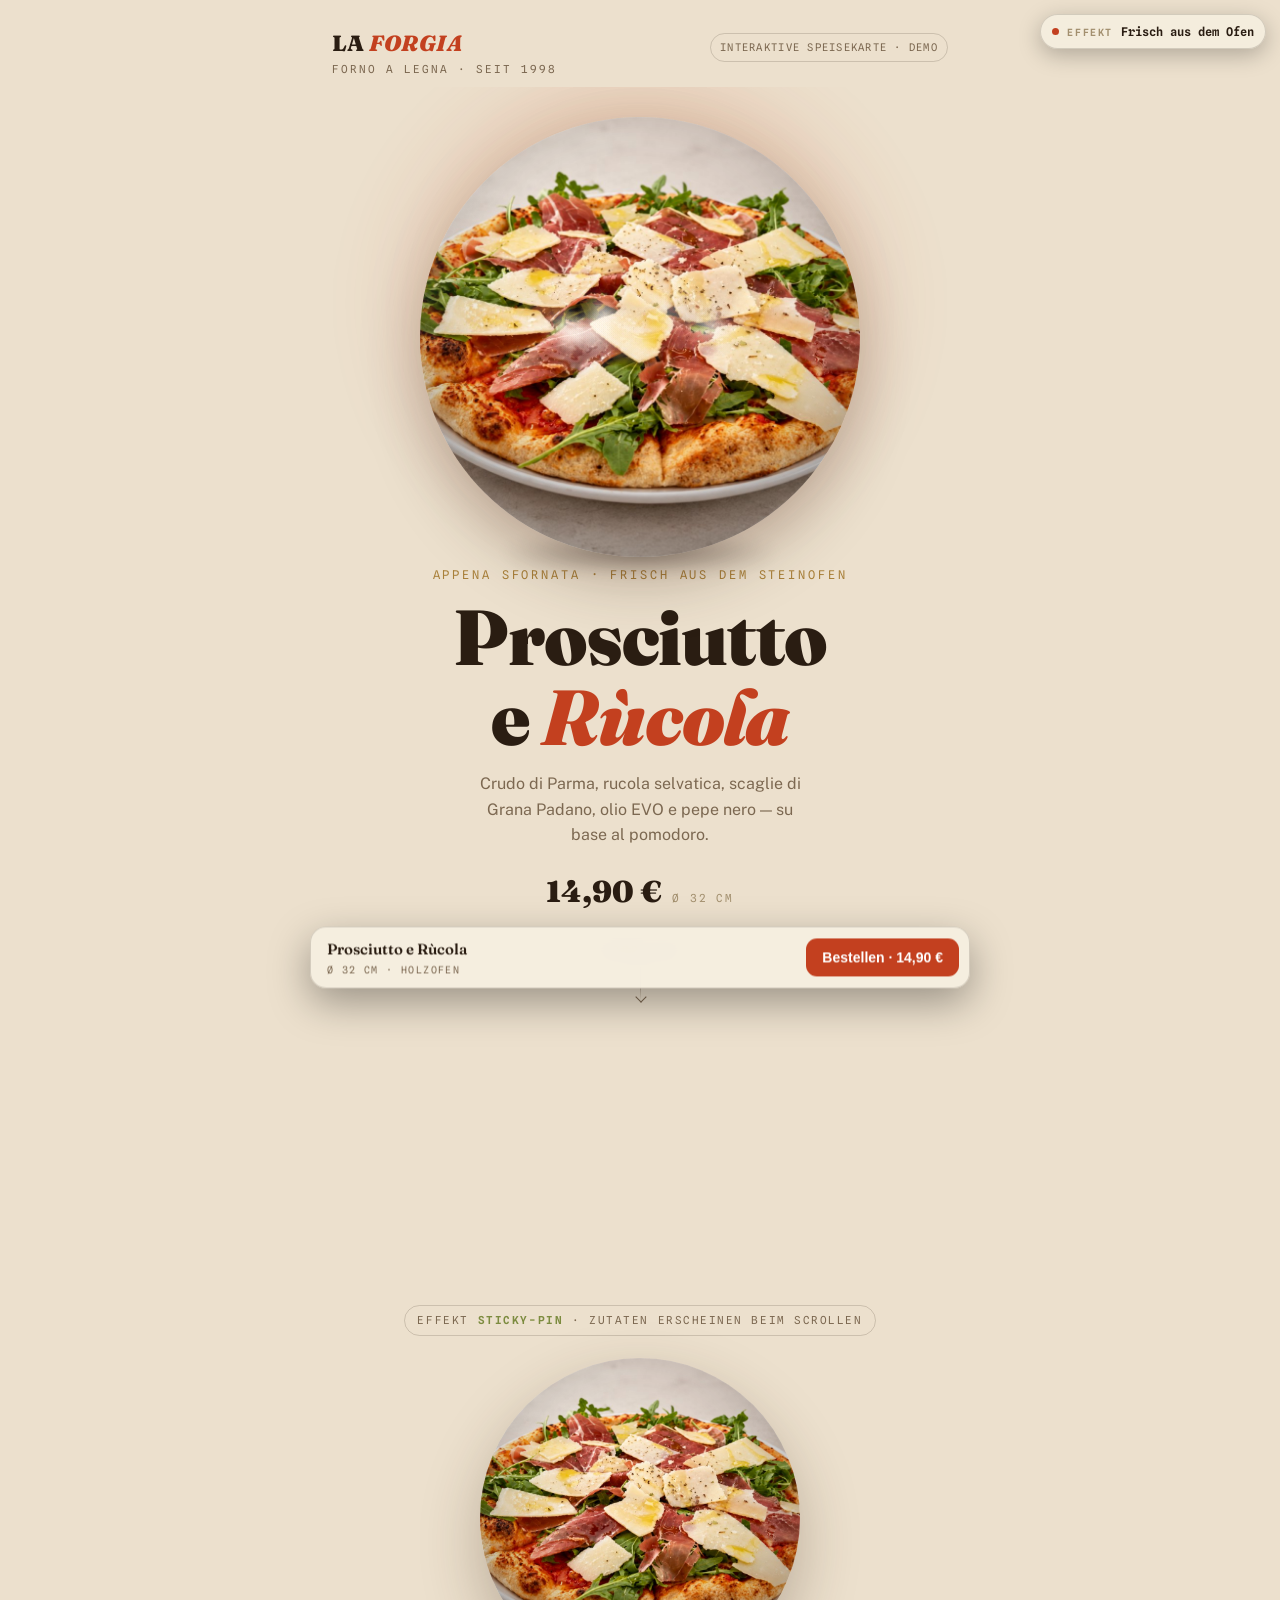
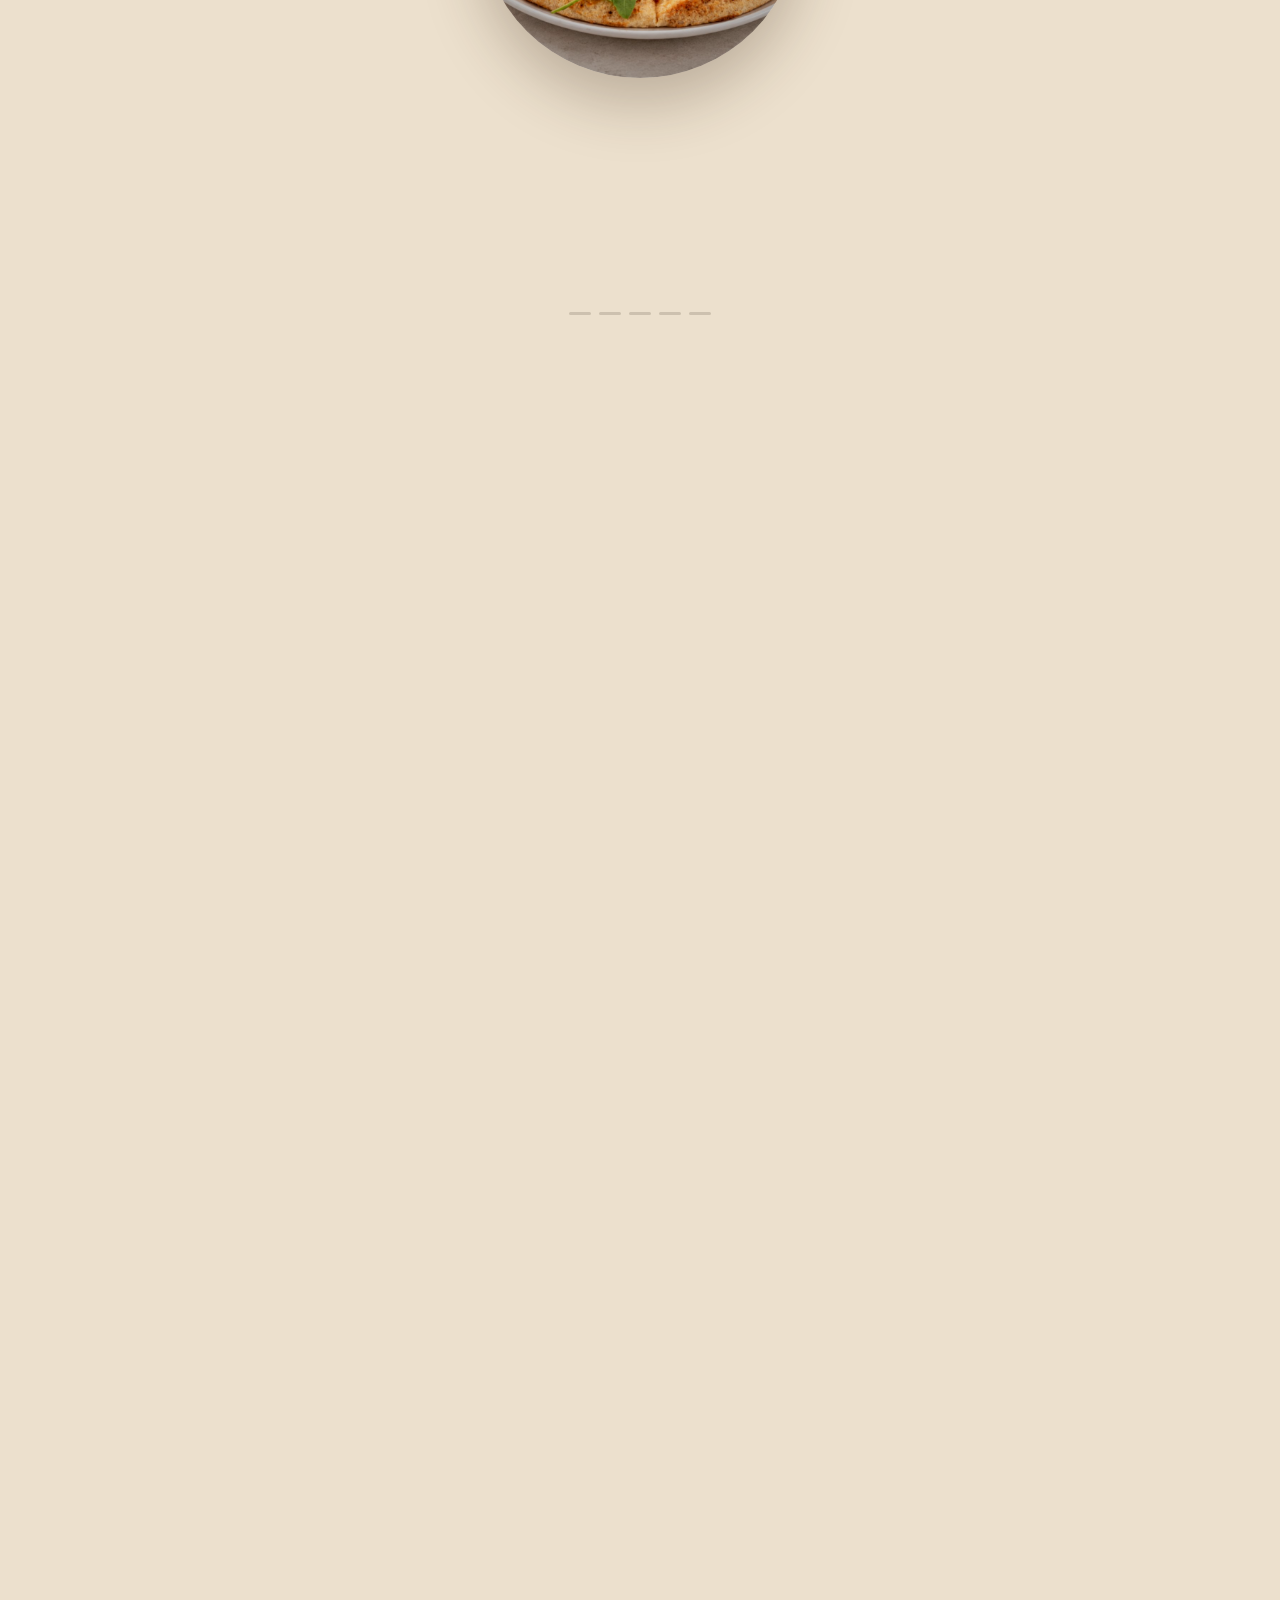
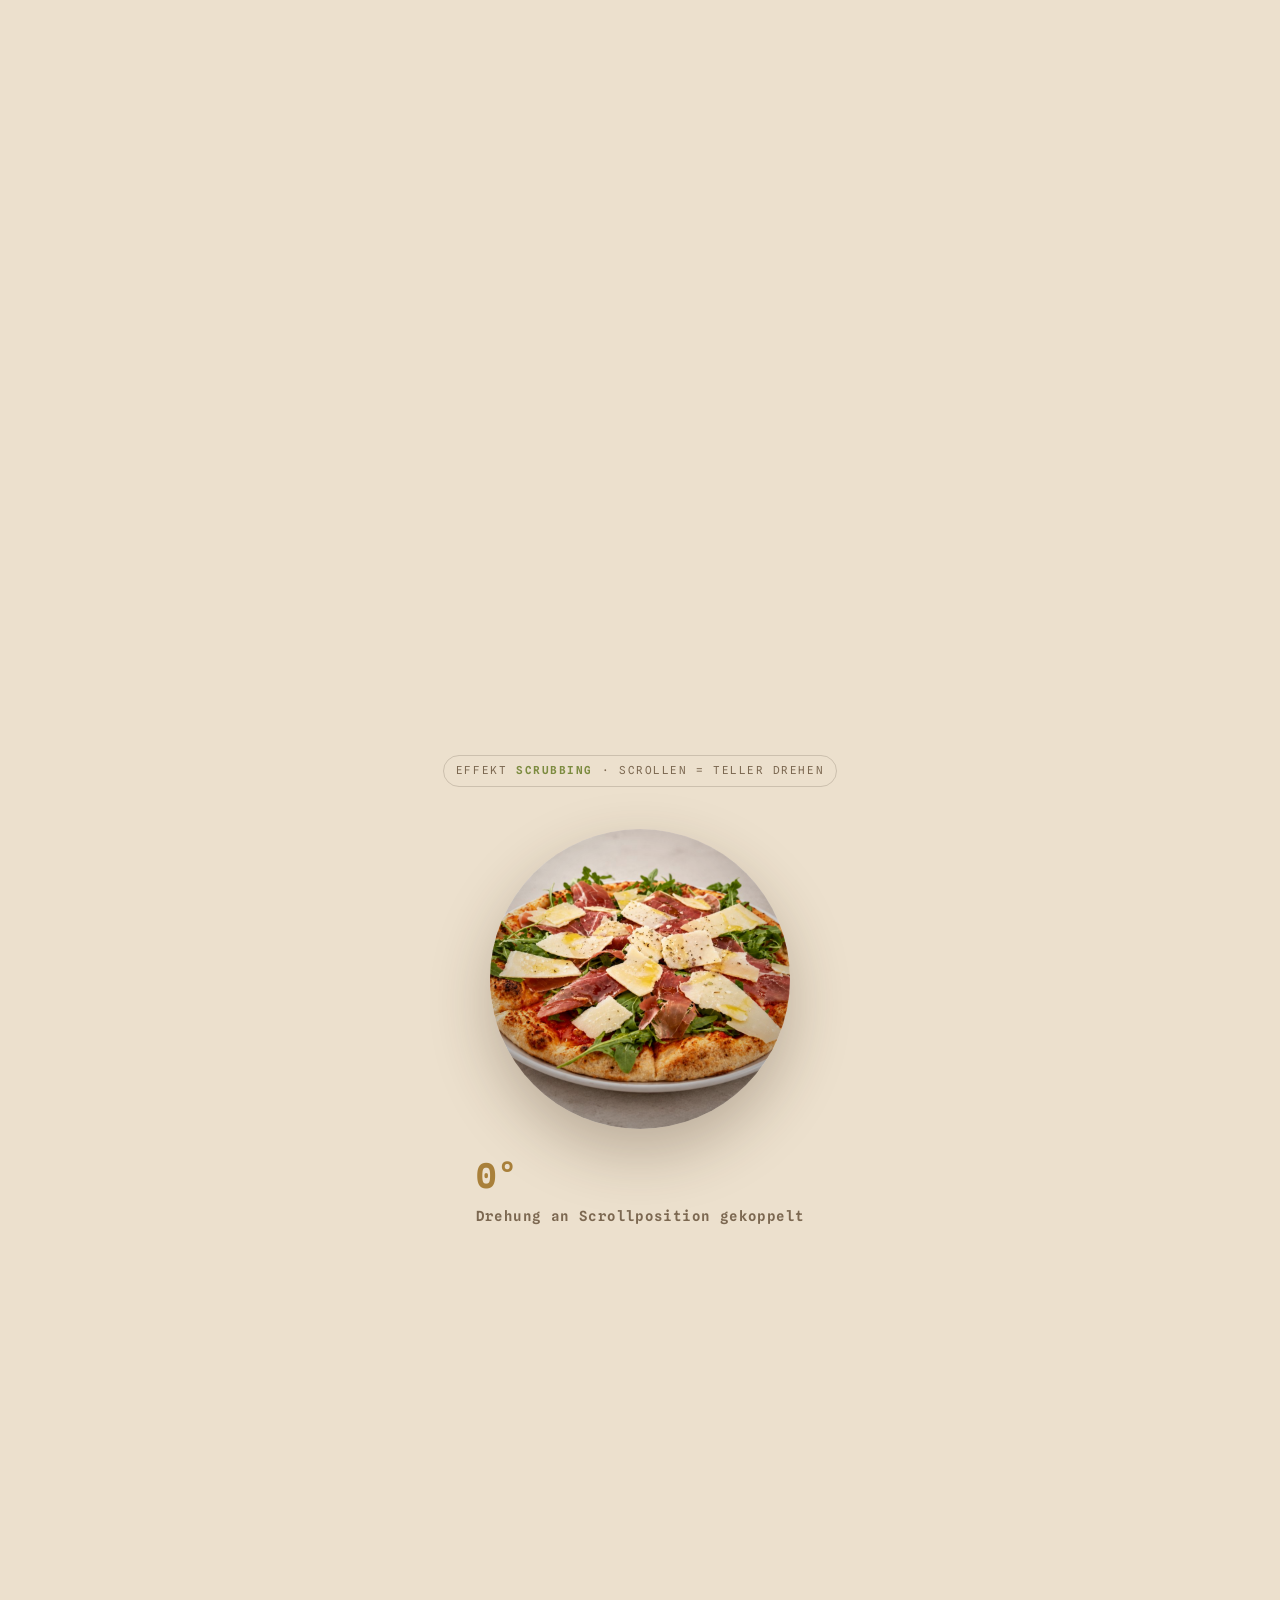
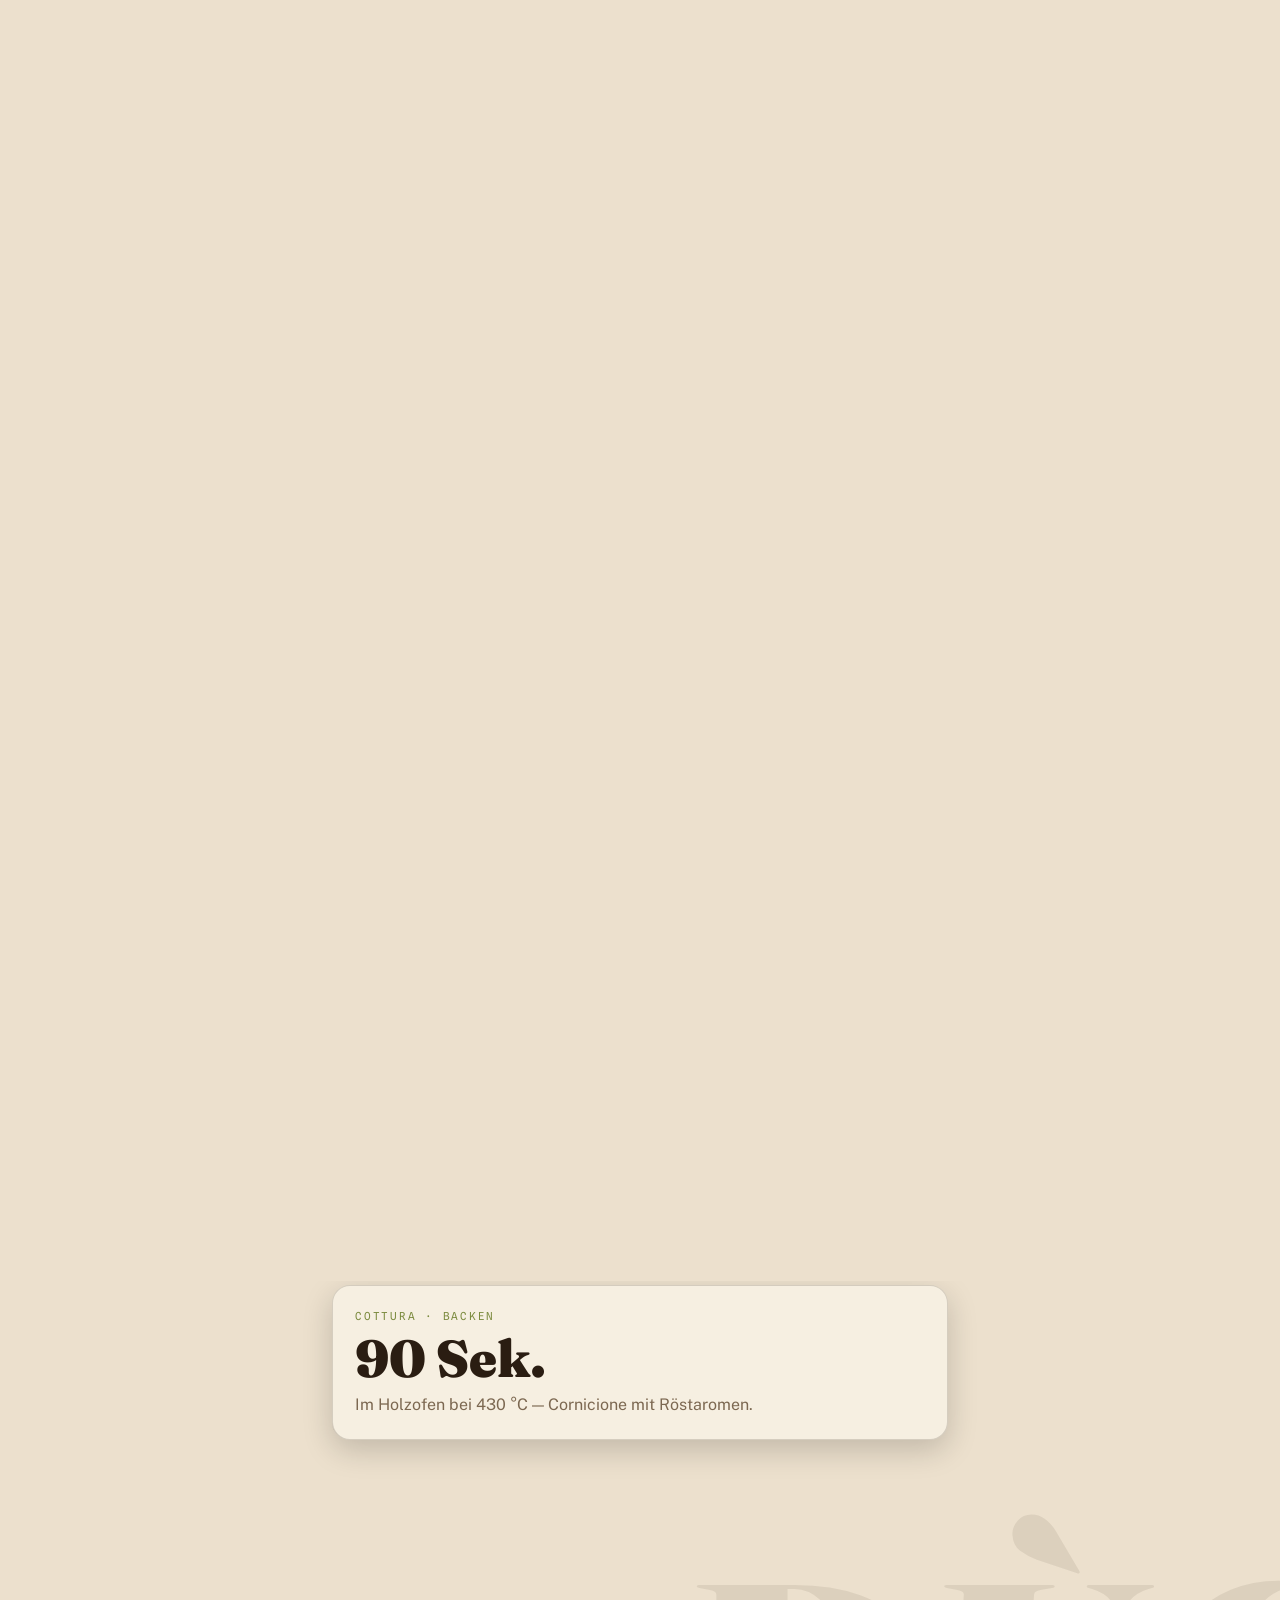
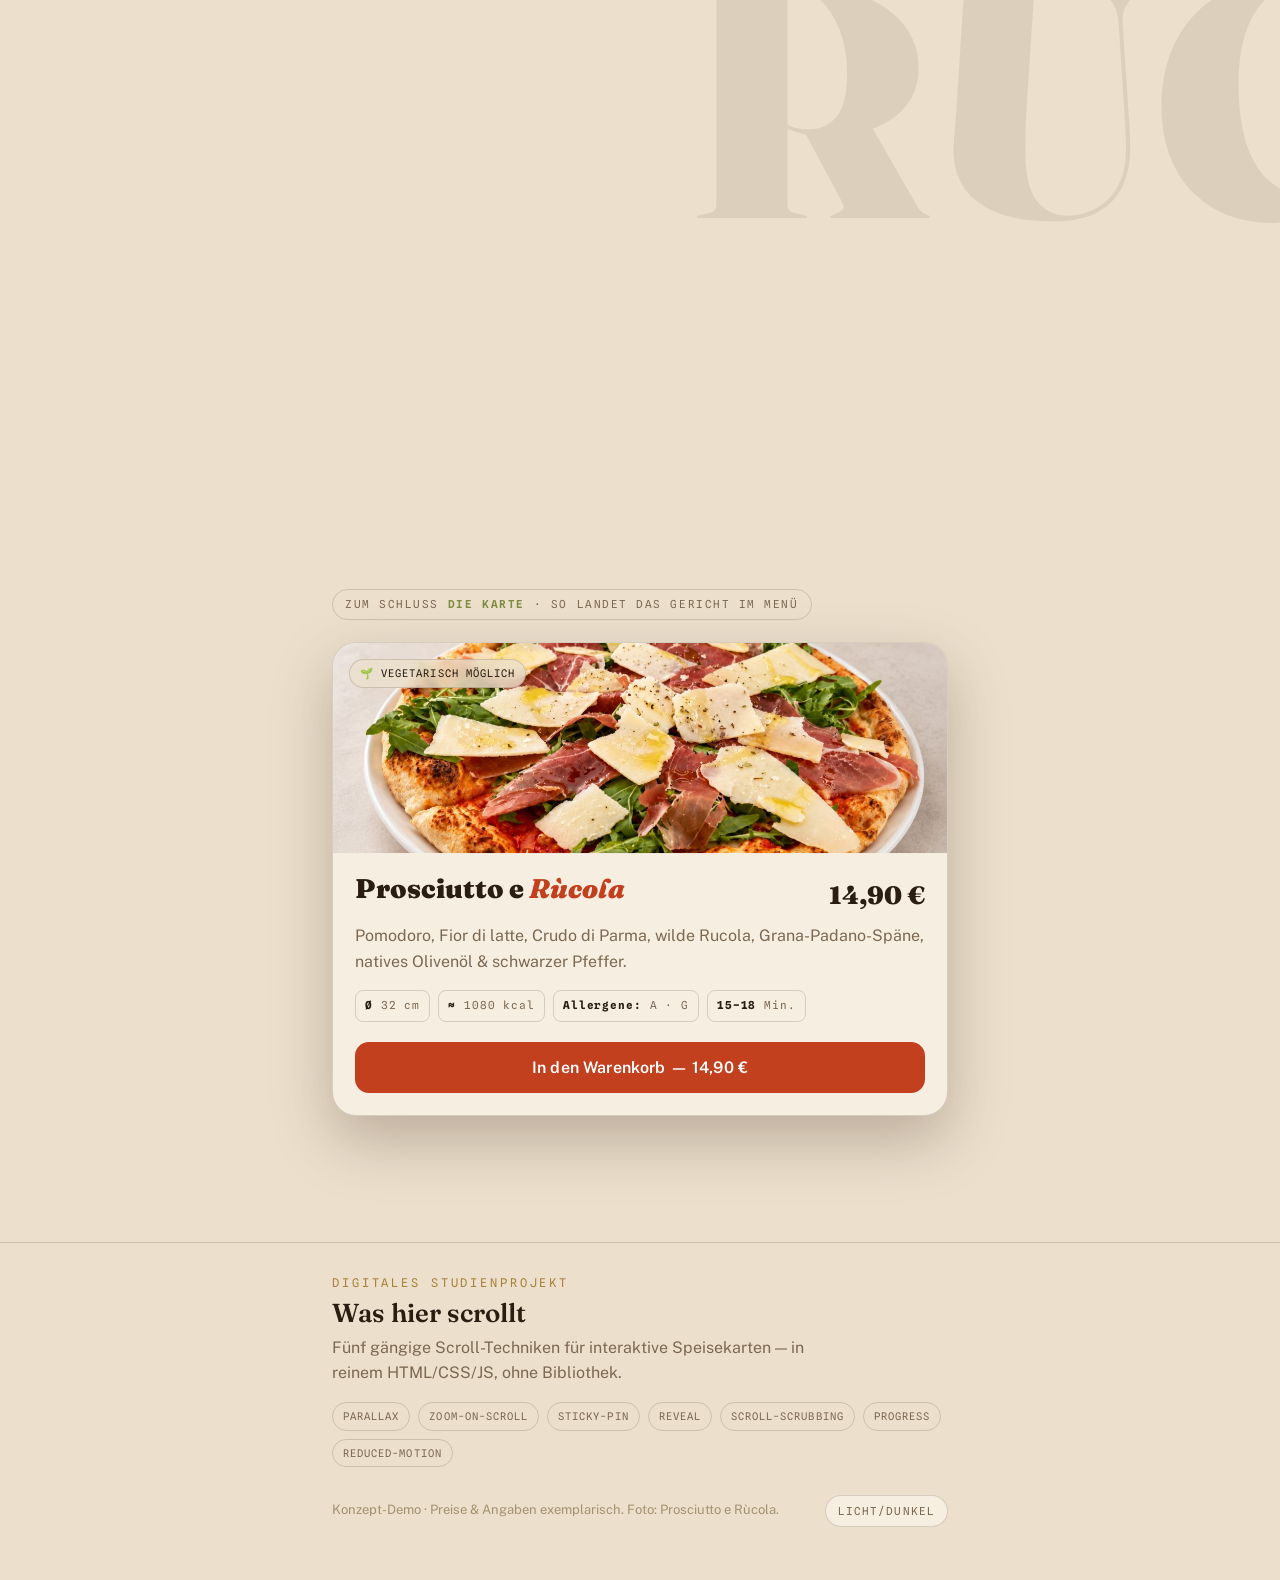
<file: menu.html>
<!doctype html>
<html lang="de">
<head>
<meta charset="utf-8">
<meta name="viewport" content="width=device-width, initial-scale=1, maximum-scale=1, viewport-fit=cover">
<meta name="theme-color" content="#17110d">
<meta http-equiv="Cache-Control" content="no-cache">
<title>Prosciutto e Rùcola</title>
<link rel="stylesheet" href="https://fonts.googleapis.com/css2?family=Fraunces:opsz,wght@9..144,400;9..144,600;9..144,900&family=Public+Sans:wght@400;500;600&family=Spline+Sans+Mono:wght@400;600&display=swap">
<style>
  :root{
    --pizza: url("[data-uri]");
    /* dark-first: trattoria bei Kerzenlicht */
    --bg:#17110d; --bg2:#1e1710; --surface:#241b13; --surface2:#2c211741;
    --ink:#f4e8d8; --muted:#b8a389; --faint:#8a755d;
    --tomato:#e0512f; --herb:#a2b45b; --brass:#d0a44e;
    --line:rgba(244,232,216,.14); --line2:rgba(244,232,216,.08);
    --shadow:0 30px 70px rgba(0,0,0,.55);
    --maxw:660px;
  }
  @media (prefers-color-scheme: light){
    :root:not([data-theme="dark"]){
      --bg:#ece0cd; --bg2:#e6d8c2; --surface:#f6efe1; --surface2:#00000008;
      --ink:#2a1d12; --muted:#7c6851; --faint:#a3906f;
      --tomato:#c3401f; --herb:#7c8b3f; --brass:#a9803a;
      --line:rgba(42,29,18,.16); --line2:rgba(42,29,18,.08);
      --shadow:0 24px 60px rgba(60,40,20,.28);
    }
  }
  :root[data-theme="light"]{
    --bg:#ece0cd; --bg2:#e6d8c2; --surface:#f6efe1; --surface2:#00000008;
    --ink:#2a1d12; --muted:#7c6851; --faint:#a3906f;
    --tomato:#c3401f; --herb:#7c8b3f; --brass:#a9803a;
    --line:rgba(42,29,18,.16); --line2:rgba(42,29,18,.08);
    --shadow:0 24px 60px rgba(60,40,20,.28);
  }

  *{box-sizing:border-box}
  html{ -webkit-text-size-adjust:100%; scroll-behavior:smooth; }
  body{
    margin:0; background:var(--bg); color:var(--ink);
    font-family:"Public Sans", system-ui, sans-serif; font-weight:400;
    line-height:1.6; overflow-x:hidden;
  }
  .wrap{ max-width:var(--maxw); margin-inline:auto; padding-inline:22px; }
  h1,h2,h3{ font-family:"Fraunces", Georgia, serif; text-wrap:balance; margin:0; line-height:1.02; }
  .mono{ font-family:"Spline Sans Mono", ui-monospace, monospace; }
  .eyebrow{ font-family:"Spline Sans Mono", monospace; font-size:12px; letter-spacing:.24em;
    text-transform:uppercase; color:var(--brass); }
  a{ color:inherit }

  /* ── Fortschrittsbalken oben ── */
  .progress{ position:fixed; top:0; left:0; height:3px; width:0%; z-index:60;
    background:linear-gradient(90deg,var(--tomato),var(--brass)); }

  /* ── HUD: aktueller Effekt ── */
  .hud{ position:fixed; top:14px; right:14px; z-index:60; display:flex; gap:8px; align-items:center;
    background:color-mix(in srgb, var(--surface) 82%, transparent); border:1px solid var(--line);
    backdrop-filter:blur(8px); padding:7px 11px; border-radius:999px; box-shadow:0 6px 22px rgba(0,0,0,.25); }
  .hud b{ font-family:"Spline Sans Mono",monospace; font-size:10px; letter-spacing:.16em; color:var(--faint);
    text-transform:uppercase; font-weight:600; }
  .hud span{ font-family:"Spline Sans Mono",monospace; font-size:12px; font-weight:600; color:var(--ink);
    min-width:132px; }
  .hud i{ width:7px;height:7px;border-radius:50%;background:var(--tomato); box-shadow:0 0 0 0 var(--tomato);
    animation:pulse 2.4s infinite; }
  @keyframes pulse{ 0%{box-shadow:0 0 0 0 color-mix(in srgb,var(--tomato) 55%,transparent)} 70%{box-shadow:0 0 0 8px transparent} 100%{box-shadow:0 0 0 0 transparent} }

  /* ── Kopf ── */
  header.top{ position:relative; z-index:2; padding-block:26px 8px; }
  .brand{ display:flex; align-items:baseline; justify-content:space-between; gap:14px; flex-wrap:wrap; }
  .brand .name{ font-family:"Fraunces",serif; font-weight:900; font-size:22px; letter-spacing:.02em; }
  .brand .name em{ font-style:italic; color:var(--tomato); }
  .brand .sub{ font-family:"Spline Sans Mono",monospace; font-size:11px; letter-spacing:.18em;
    text-transform:uppercase; color:var(--muted); }
  .chip{ font-family:"Spline Sans Mono",monospace; font-size:10.5px; letter-spacing:.12em; text-transform:uppercase;
    border:1px solid var(--line); color:var(--muted); padding:5px 9px; border-radius:999px; }

  /* ── HERO ── */
  .hero{ position:relative; min-height:92vh; display:flex; flex-direction:column; justify-content:center;
    align-items:center; text-align:center; padding-block:30px 40px; overflow:clip; }
  .plate-wrap{ position:relative; width:min(78vw,440px); aspect-ratio:1; margin-bottom:8px; will-change:transform; }
  .plate{ position:absolute; inset:0; border-radius:50%; background:var(--pizza) center 44%/cover;
    box-shadow:var(--shadow), inset 0 0 0 1px rgba(255,255,255,.06); will-change:transform; }
  .plate::after{ content:""; position:absolute; inset:0; border-radius:50%;
    box-shadow:inset 0 -40px 90px rgba(0,0,0,.35); pointer-events:none; }
  .halo{ position:absolute; inset:-8% ; border-radius:50%; z-index:-1; filter:blur(30px); opacity:.5;
    background:radial-gradient(circle at 50% 46%, color-mix(in srgb,var(--tomato) 40%, transparent), transparent 62%); }

  /* ── HERO: Ofen-Bühne, Dampf & Servier-Animation ── */
  .hero-stage{ position:relative; width:min(78vw,440px); aspect-ratio:1; margin-bottom:8px;
    animation:servein 1.25s cubic-bezier(.16,1,.3,1) both; }
  .hero-stage .plate-wrap{ position:absolute; inset:0; width:auto; margin:0; }
  /* warmer Ofen-Glanz, pulsiert wie Hitze */
  .glow{ position:absolute; inset:-16%; border-radius:50%; z-index:-2; pointer-events:none;
    background:radial-gradient(circle at 50% 44%, color-mix(in srgb,var(--brass) 60%,transparent),
      color-mix(in srgb,var(--tomato) 22%,transparent) 42%, transparent 66%);
    filter:blur(26px); opacity:.5; animation:ovenpulse 4.6s ease-in-out infinite; }
  /* Teller-Schlagschatten, „setzt“ sich beim Servieren */
  .serve-shadow{ position:absolute; left:50%; bottom:-3%; width:66%; height:8%;
    transform:translateX(-50%); border-radius:50%; z-index:-3;
    background:radial-gradient(ellipse at center, rgba(0,0,0,.5), transparent 70%);
    filter:blur(9px); animation:shadowsettle 1.25s cubic-bezier(.16,1,.3,1) both; }
  /* Dampf-Canvas – steigt über der Pizza auf */
  .steam{ position:absolute; left:-12%; top:-40%; width:124%; height:140%;
    z-index:2; pointer-events:none; }
  /* Licht-Schliere über die Pizza (glänzt kurz auf) */
  .sheen{ position:absolute; inset:0; border-radius:50%; overflow:hidden; pointer-events:none; z-index:1; }
  .sheen::before{ content:""; position:absolute; top:-40%; left:-40%; width:45%; height:180%;
    background:linear-gradient(90deg, transparent, rgba(255,255,255,.22), transparent);
    transform:translateX(0) rotate(16deg); animation:sheen 7s ease-in-out 1.5s infinite; }

  @keyframes ovenpulse{ 0%,100%{ opacity:.38; transform:scale(1); } 50%{ opacity:.66; transform:scale(1.05); } }
  @keyframes sheen{ 0%{ transform:translateX(0) rotate(16deg); }
    16%{ transform:translateX(430%) rotate(16deg); } 100%{ transform:translateX(430%) rotate(16deg); } }
  @keyframes servein{ 0%{ transform:translateY(-40px) scale(.84); opacity:0; }
    55%{ transform:translateY(7px) scale(1.03); opacity:1; }
    76%{ transform:translateY(-3px) scale(.995); }
    100%{ transform:translateY(0) scale(1); opacity:1; } }
  @keyframes shadowsettle{ 0%{ opacity:0; transform:translateX(-50%) scaleX(.55); }
    55%{ opacity:.55; transform:translateX(-50%) scaleX(1.06); }
    100%{ opacity:1; transform:translateX(-50%) scaleX(1); } }

  .hero h1{ font-size:clamp(40px,12vw,78px); font-weight:900; letter-spacing:-.015em; margin-top:14px; }
  .hero h1 em{ font-style:italic; color:var(--tomato); }
  .hero .lede{ color:var(--muted); max-width:34ch; margin:14px auto 0; font-size:16px; }
  .price-tag{ display:inline-flex; align-items:baseline; gap:10px; margin-top:20px;
    font-family:"Fraunces",serif; }
  .price-tag b{ font-size:30px; font-weight:900; color:var(--ink); font-variant-numeric:tabular-nums; }
  .price-tag span{ font-family:"Spline Sans Mono",monospace; font-size:11px; letter-spacing:.18em;
    text-transform:uppercase; color:var(--faint); }
  .cue{ margin:26px auto 0; font-family:"Spline Sans Mono",monospace; font-size:11px; letter-spacing:.2em;
    text-transform:uppercase; color:var(--muted); display:flex; flex-direction:column; align-items:center; gap:8px; }
  .cue .arrow{ width:1px; height:34px; background:linear-gradient(var(--muted),transparent); position:relative; }
  .cue .arrow::after{ content:""; position:absolute; bottom:0; left:-3px; width:7px;height:7px;
    border-right:1px solid var(--muted); border-bottom:1px solid var(--muted); transform:rotate(45deg); }

  /* ── Abschnittslabel ── */
  .tech{ display:inline-flex; align-items:center; gap:9px; font-family:"Spline Sans Mono",monospace;
    font-size:11px; letter-spacing:.14em; text-transform:uppercase; color:var(--muted);
    border:1px solid var(--line); border-radius:999px; padding:6px 12px; margin-bottom:22px; }
  .tech b{ color:var(--herb); font-weight:600; }
  .sec-h{ font-size:clamp(26px,6.5vw,40px); font-weight:600; letter-spacing:-.01em; }
  .sec-h em{ font-style:italic; color:var(--tomato); }
  .sec-lede{ color:var(--muted); margin-top:12px; max-width:52ch; }

  /* ── Zutaten-Reveal (sticky pin) ── */
  .reveal{ position:relative; height:300vh; }
  .scrub{ height:260vh; }
  .pin{ position:sticky; top:0; height:100svh; display:flex; flex-direction:column; align-items:center;
    justify-content:center; overflow:clip; }
  .pin .plate-wrap{ width:min(66vw,320px); margin:0; }
  .callout{ position:absolute; max-width:210px; opacity:0; transform:translateY(14px);
    transition:opacity .5s ease, transform .5s ease; }
  .callout.on{ opacity:1; transform:none; }
  .callout .it{ font-family:"Fraunces",serif; font-weight:600; font-size:19px; }
  .callout .de{ font-family:"Spline Sans Mono",monospace; font-size:10.5px; letter-spacing:.12em;
    text-transform:uppercase; color:var(--brass); margin-top:2px; }
  .callout .nt{ color:var(--muted); font-size:13.5px; margin-top:3px; line-height:1.45; }
  .callout .stem{ position:absolute; height:1px; background:var(--line); top:12px; }
  .callout.l{ text-align:right; right:calc(50% + 130px); }
  .callout.l .stem{ right:-46px; width:42px; }
  .callout.r{ text-align:left; left:calc(50% + 130px); }
  .callout.r .stem{ left:-46px; width:42px; }
  .callout .dot{ position:absolute; top:9px; width:7px;height:7px;border-radius:50%; background:var(--tomato); }
  .callout.l .dot{ right:-49px } .callout.r .dot{ left:-49px }
  .co-rail{ position:absolute; bottom:26px; left:50%; transform:translateX(-50%); display:flex; gap:8px; }
  .co-rail i{ width:22px; height:3px; border-radius:2px; background:var(--line); transition:background .3s; }
  .co-rail i.on{ background:var(--tomato); }

  /* ── Scroll-Scrubbing (Rotation) ── */
  .scrub{ position:relative; }
  .scrub .pin{ gap:20px; }
  .deg{ font-family:"Spline Sans Mono",monospace; font-variant-numeric:tabular-nums; font-weight:600;
    font-size:14px; letter-spacing:.1em; color:var(--muted); }
  .deg b{ color:var(--brass); font-size:34px; display:block; margin-bottom:2px; }
  .scrub .plate-wrap{ width:min(64vw,300px); }

  /* ── Parallax-Bänder ── */
  .facts{ position:relative; padding-block:14vh; overflow:clip; }
  .fact{ position:relative; z-index:1; background:var(--surface); border:1px solid var(--line);
    border-radius:18px; padding:22px 22px; margin-block:16px; box-shadow:0 10px 30px rgba(0,0,0,.18);
    will-change:transform; }
  .fact .k{ font-family:"Spline Sans Mono",monospace; font-size:11px; letter-spacing:.16em; text-transform:uppercase;
    color:var(--herb); }
  .fact .v{ font-family:"Fraunces",serif; font-weight:900; font-size:clamp(30px,9vw,52px); line-height:1;
    margin-top:6px; font-variant-numeric:tabular-nums; }
  .fact .d{ color:var(--muted); margin-top:8px; }
  .facts .bgtxt{ position:absolute; inset:0; z-index:0; display:flex; align-items:center; justify-content:center;
    font-family:"Fraunces",serif; font-weight:900; font-size:26vw; color:var(--line2);
    white-space:nowrap; pointer-events:none; will-change:transform; user-select:none; }

  /* ── Menükarte ── */
  .dish{ padding-block:8vh 6vh; }
  .card{ background:var(--surface); border:1px solid var(--line); border-radius:24px; overflow:hidden;
    box-shadow:var(--shadow); }
  .card-thumb{ height:210px; background:var(--pizza) center 46%/cover; position:relative; }
  .card-thumb .veg{ position:absolute; left:16px; top:16px; }
  .badge{ font-family:"Spline Sans Mono",monospace; font-size:10.5px; letter-spacing:.1em; text-transform:uppercase;
    background:color-mix(in srgb, var(--bg) 78%, transparent); color:var(--ink); border:1px solid var(--line);
    padding:5px 10px; border-radius:999px; backdrop-filter:blur(6px); }
  .card-body{ padding:22px; }
  .card-body .row1{ display:flex; justify-content:space-between; align-items:flex-start; gap:14px; }
  .card-body h3{ font-size:27px; font-weight:900; }
  .card-body h3 em{ font-style:italic; color:var(--tomato); }
  .card-body .p{ font-family:"Fraunces",serif; font-weight:900; font-size:25px; white-space:nowrap;
    font-variant-numeric:tabular-nums; }
  .card-body .desc{ color:var(--muted); margin-top:8px; }
  .meta{ display:flex; flex-wrap:wrap; gap:8px; margin-top:16px; }
  .meta .m{ font-family:"Spline Sans Mono",monospace; font-size:11px; letter-spacing:.08em; color:var(--muted);
    border:1px solid var(--line); border-radius:8px; padding:6px 9px; }
  .meta .m b{ color:var(--ink); }
  .order{ margin-top:20px; width:100%; border:0; cursor:pointer; border-radius:14px; padding:16px;
    background:var(--tomato); color:#fff; font-family:"Public Sans",sans-serif; font-weight:600; font-size:16px;
    letter-spacing:.01em; transition:transform .15s ease, filter .15s ease; }
  .order:hover{ filter:brightness(1.06) } .order:active{ transform:translateY(1px) }
  .order:focus-visible, .order2:focus-visible, .toggle:focus-visible{ outline:2px solid var(--brass); outline-offset:3px; }

  /* ── Sticky Bestell-Leiste ── */
  .buybar{ position:fixed; left:0; right:0; bottom:0; z-index:55; transform:translateY(120%);
    transition:transform .4s cubic-bezier(.2,.7,.2,1); }
  .buybar.on{ transform:none; }
  .buybar .inner{ max-width:var(--maxw); margin-inline:auto; margin:10px auto; margin-bottom:calc(10px + env(safe-area-inset-bottom));
    background:color-mix(in srgb,var(--surface) 92%, transparent); border:1px solid var(--line);
    backdrop-filter:blur(10px); border-radius:16px; padding:10px 10px 10px 16px; display:flex; align-items:center;
    justify-content:space-between; gap:12px; box-shadow:0 14px 40px rgba(0,0,0,.35); }
  .buybar .t{ font-family:"Fraunces",serif; font-weight:600; font-size:15px; }
  .buybar .t small{ display:block; font-family:"Spline Sans Mono",monospace; font-size:10px; letter-spacing:.14em;
    text-transform:uppercase; color:var(--muted); font-weight:400; }
  .order2{ border:0; cursor:pointer; background:var(--tomato); color:#fff; font-weight:600; font-size:14px;
    padding:11px 16px; border-radius:11px; white-space:nowrap; }

  /* ── Footer ── */
  footer{ border-top:1px solid var(--line); margin-top:8vh; padding-block:30px 46px; }
  .tags{ display:flex; flex-wrap:wrap; gap:8px; margin:14px 0 20px; }
  .tags i{ font-style:normal; font-family:"Spline Sans Mono",monospace; font-size:10.5px; letter-spacing:.1em;
    text-transform:uppercase; color:var(--muted); border:1px solid var(--line); border-radius:999px; padding:5px 10px; }
  .foot-note{ color:var(--faint); font-size:13px; }
  .toggle{ background:var(--surface); border:1px solid var(--line); color:var(--muted); cursor:pointer;
    font-family:"Spline Sans Mono",monospace; font-size:11px; letter-spacing:.1em; text-transform:uppercase;
    padding:8px 12px; border-radius:999px; }

  .toast{ position:fixed; left:50%; bottom:84px; transform:translate(-50%,20px); z-index:70; opacity:0;
    pointer-events:none; transition:opacity .3s, transform .3s;
    background:var(--herb); color:#14100a; font-weight:600; padding:12px 18px; border-radius:12px;
    box-shadow:0 12px 30px rgba(0,0,0,.35); font-size:14px; }
  .toast.on{ opacity:1; transform:translate(-50%,0); }

  .spacer{ height:12vh; }

  @media (prefers-reduced-motion: reduce){
    html{ scroll-behavior:auto; }
    .callout{ opacity:1; transform:none; }
    .plate-wrap, .plate, .fact, .bgtxt{ transform:none !important; }
    .hud i{ animation:none; }
    .hero-stage, .glow, .sheen::before, .serve-shadow{ animation:none !important; }
    .hero-stage{ transform:none; opacity:1; }
    .steam{ display:none; }
  }
  @media (max-width:560px){
    .hud{ display:none; }
    /* Reveal & Scrub: Pizza oben, Effekt-Titel als Kopfzeile, Zutaten als Liste darunter */
    .pin{ justify-content:flex-start; padding-top:62px; padding-inline:22px; }
    .pin > .wrap{ position:absolute; top:14px; left:0; right:0; }
    .reveal .pin .plate-wrap{ width:min(58vw,232px); margin-bottom:14px; }
    .scrub .pin .plate-wrap{ width:min(58vw,232px); }
    .callout{ position:static; opacity:0; transform:translateY(10px); width:100%; max-width:none;
      text-align:left; margin:0; padding:9px 2px; border-top:1px solid var(--line2); }
    .callout.on{ opacity:1; transform:none; }
    .callout .stem, .callout .dot{ display:none; }
    .callout .nt{ font-size:13px; }
    .co-rail{ display:none; }
  }
</style>
</head>
<body>
<div class="progress" id="progress"></div>
<div class="hud"><i></i><b>Effekt</b><span id="hudName">Start</span></div>

<header class="top"><div class="wrap brand">
  <div>
    <div class="name">LA <em>FORGIA</em></div>
    <div class="sub">Forno a legna · seit 1998</div>
  </div>
  <div class="chip">Interaktive Speisekarte · Demo</div>
</div></header>

<!-- HERO -->
<section class="hero" data-fx="Frisch aus dem Ofen">
  <div class="wrap">
    <div class="hero-stage" id="heroStage">
      <div class="glow"></div>
      <div class="plate-wrap" id="heroPlate">
        <div class="halo"></div>
        <div class="plate"><span class="sheen"></span></div>
      </div>
      <canvas class="steam" id="steam"></canvas>
      <div class="serve-shadow"></div>
    </div>
    <div class="eyebrow">Appena sfornata · frisch aus dem Steinofen</div>
    <h1>Prosciutto<br>e <em>Rùcola</em></h1>
    <p class="lede">Crudo di Parma, rucola selvatica, scaglie di Grana Padano, olio EVO e pepe nero — su base al pomodoro.</p>
    <div class="price-tag"><b>14,90&nbsp;€</b><span>Ø 32 cm</span></div>
    <div class="cue">Scrollen<span class="arrow"></span></div>
  </div>
</section>

<!-- ZUTATEN-REVEAL -->
<section class="reveal" id="revealSec" data-fx="Sticky-Pin + Reveal">
  <div class="pin">
    <div class="wrap" style="text-align:center">
      <div class="tech">Effekt <b>Sticky-Pin</b> · Zutaten erscheinen beim Scrollen</div>
    </div>
    <div class="plate-wrap"><div class="plate"></div></div>

    <div class="callout l" data-i="0" style="top:20%">
      <div class="dot"></div><div class="stem"></div>
      <div class="it">Crudo di Parma</div><div class="de">Parmaschinken · 24 Mon.</div>
      <div class="nt">Hauchdünn, nach dem Backen aufgelegt.</div>
    </div>
    <div class="callout r" data-i="1" style="top:30%">
      <div class="dot"></div><div class="stem"></div>
      <div class="it">Rucola selvatica</div><div class="de">Wilde Rauke</div>
      <div class="nt">Pfeffrig-nussig, roh &amp; frisch.</div>
    </div>
    <div class="callout l" data-i="2" style="top:52%">
      <div class="dot"></div><div class="stem"></div>
      <div class="it">Grana Padano</div><div class="de">Käse-Späne · 18 Mesi</div>
      <div class="nt">In groben Scaglie gehobelt.</div>
    </div>
    <div class="callout r" data-i="3" style="top:62%">
      <div class="dot"></div><div class="stem"></div>
      <div class="it">Olio EVO</div><div class="de">Natives Olivenöl extra</div>
      <div class="nt">Ein Faden Öl zum Abschluss.</div>
    </div>
    <div class="callout l" data-i="4" style="top:78%">
      <div class="dot"></div><div class="stem"></div>
      <div class="it">Pepe nero</div><div class="de">Schwarzer Pfeffer</div>
      <div class="nt">Frisch aus der Mühle.</div>
    </div>

    <div class="co-rail" id="coRail"><i></i><i></i><i></i><i></i><i></i></div>
  </div>
</section>

<!-- SCROLL-SCRUBBING / ROTATION -->
<section class="scrub" id="scrubSec" data-fx="Scroll-Scrubbing">
  <div class="pin">
    <div class="wrap" style="text-align:center">
      <div class="tech">Effekt <b>Scrubbing</b> · Scrollen = Teller drehen</div>
    </div>
    <div class="plate-wrap" id="scrubPlate"><div class="plate" id="scrubPlateImg"></div></div>
    <div class="deg"><b id="degVal">0°</b>Drehung an Scrollposition gekoppelt</div>
  </div>
</section>

<!-- PARALLAX-FAKTEN -->
<section class="facts" id="factsSec" data-fx="Mehrschicht-Parallax">
  <div class="bgtxt" id="bgtxt">RÙCOLA</div>
  <div class="wrap">
    <div class="tech">Effekt <b>Parallax</b> · Ebenen mit verschiedenem Tempo</div>
    <div class="fact" data-speed="0.14"><div class="k">Impasto · Teig</div><div class="v">72 Std.</div><div class="d">Kalte Gare, Poolish, Tipo-00-Mehl — luftig und bekömmlich.</div></div>
    <div class="fact" data-speed="0.06"><div class="k">Cottura · Backen</div><div class="v">90 Sek.</div><div class="d">Im Holzofen bei 430&nbsp;°C — Cornicione mit Röstaromen.</div></div>
    <div class="fact" data-speed="0.20"><div class="k">Provenienza · Herkunft</div><div class="v">DOP</div><div class="d">Parma &amp; Grana Padano aus geschützter Ursprungsregion.</div></div>
  </div>
</section>

<!-- MENÜKARTE -->
<section class="dish" data-fx="Menükarte">
  <div class="wrap">
    <div class="tech">Zum Schluss <b>die Karte</b> · so landet das Gericht im Menü</div>
    <div class="card">
      <div class="card-thumb"><span class="veg badge">🌱 vegetarisch möglich</span></div>
      <div class="card-body">
        <div class="row1">
          <h3>Prosciutto e <em>Rùcola</em></h3>
          <div class="p">14,90&nbsp;€</div>
        </div>
        <p class="desc">Pomodoro, Fior di latte, Crudo di Parma, wilde Rucola, Grana-Padano-Späne, natives Olivenöl &amp; schwarzer Pfeffer.</p>
        <div class="meta">
          <span class="m"><b>Ø</b> 32 cm</span>
          <span class="m"><b>≈</b> 1080 kcal</span>
          <span class="m"><b>Allergene:</b> A · G</span>
          <span class="m"><b>15–18</b> Min.</span>
        </div>
        <button class="order" id="orderBtn">In den Warenkorb — 14,90&nbsp;€</button>
      </div>
    </div>
  </div>
</section>

<footer><div class="wrap">
  <div class="eyebrow">Digitales Studienprojekt</div>
  <h2 style="font-size:26px;font-weight:600;margin-top:8px">Was hier scrollt</h2>
  <p class="sec-lede" style="margin-top:8px">Fünf gängige Scroll-Techniken für interaktive Speisekarten — in reinem HTML/CSS/JS, ohne Bibliothek.</p>
  <div class="tags">
    <i>Parallax</i><i>Zoom-on-scroll</i><i>Sticky-Pin</i><i>Reveal</i><i>Scroll-Scrubbing</i><i>Progress</i><i>Reduced-Motion</i>
  </div>
  <div style="display:flex;align-items:center;justify-content:space-between;gap:14px;flex-wrap:wrap">
    <p class="foot-note">Konzept-Demo · Preise &amp; Angaben exemplarisch. Foto: Prosciutto&nbsp;e&nbsp;Rùcola.</p>
    <button class="toggle" id="themeBtn">Licht/Dunkel</button>
  </div>
</div></footer>

<div class="buybar" id="buybar"><div class="inner">
  <div class="t">Prosciutto e Rùcola<small>Ø 32 cm · Holzofen</small></div>
  <button class="order2" id="orderBtn2">Bestellen · 14,90&nbsp;€</button>
</div></div>

<div class="toast" id="toast">Zur Bestellung hinzugefügt 🍕</div>

<script>
(function(){
  var reduce = matchMedia('(prefers-reduced-motion: reduce)').matches;
  var progress = document.getElementById('progress');
  var hud = document.getElementById('hudName');
  var heroPlate = document.getElementById('heroPlate');
  var revealSec = document.getElementById('revealSec');
  var callouts = Array.prototype.slice.call(revealSec.querySelectorAll('.callout'));
  var rail = Array.prototype.slice.call(document.getElementById('coRail').children);
  var scrubSec = document.getElementById('scrubSec');
  var scrubImg = document.getElementById('scrubPlateImg');
  var degVal = document.getElementById('degVal');
  var factsSec = document.getElementById('factsSec');
  var facts = Array.prototype.slice.call(factsSec.querySelectorAll('.fact'));
  var bgtxt = document.getElementById('bgtxt');
  var buybar = document.getElementById('buybar');
  var hero = document.querySelector('.hero');

  function clamp(v,a,b){ return v<a?a:v>b?b:v; }

  // aktiver Effekt-Name in der HUD
  var secs = Array.prototype.slice.call(document.querySelectorAll('[data-fx]'));
  var io = new IntersectionObserver(function(ents){
    ents.forEach(function(e){ if(e.isIntersecting) hud.textContent = e.target.getAttribute('data-fx'); });
  }, { rootMargin:'-45% 0px -45% 0px', threshold:0 });
  secs.forEach(function(s){ io.observe(s); });

  var ticking=false;
  function onScroll(){
    var y = window.scrollY || document.documentElement.scrollTop;
    var vh = window.innerHeight;
    var doch = document.documentElement.scrollHeight - vh;
    progress.style.width = clamp(y/doch,0,1)*100 + '%';

    // Sticky Bestellleiste nach dem Hero
    if(y > vh*0.75) buybar.classList.add('on'); else buybar.classList.remove('on');

    if(reduce){ ticking=false; return; }

    // HERO: Parallax + leichtes Zoom
    var hp = clamp(y / vh, 0, 1);
    heroPlate.style.transform = 'translateY('+(hp*-70)+'px) scale('+(1-hp*0.12)+') rotate('+(hp*10)+'deg)';

    // REVEAL: Fortschritt der Sektion -> Zutaten nach und nach
    var rr = revealSec.getBoundingClientRect();
    var rp = clamp((-rr.top) / (rr.height - vh), 0, 1);
    var shown = Math.round(rp * (callouts.length + 0.4));
    callouts.forEach(function(c,i){ c.classList.toggle('on', i < shown); });
    rail.forEach(function(r,i){ r.classList.toggle('on', i < shown); });

    // SCRUB: Rotation an Scrollposition
    var sr = scrubSec.getBoundingClientRect();
    var sp = clamp((-sr.top) / (sr.height - vh), 0, 1);
    var deg = Math.round(sp * 330);
    scrubImg.style.transform = 'rotate('+deg+'deg)';
    degVal.textContent = deg + '°';

    // PARALLAX: Bänder + Hintergrundtext
    var fr = factsSec.getBoundingClientRect();
    var center = fr.top + fr.height/2 - vh/2;
    facts.forEach(function(f){
      var sp = parseFloat(f.getAttribute('data-speed'))||0.1;
      f.style.transform = 'translateY('+(center*sp*-1)+'px)';
    });
    bgtxt.style.transform = 'translateX('+(center*0.12)+'px)';

    ticking=false;
  }
  function req(){ if(!ticking){ ticking=true; requestAnimationFrame(onScroll); } }
  window.addEventListener('scroll', req, {passive:true});
  window.addEventListener('resize', req);
  onScroll();

  // Bestellen -> Toast
  var toast = document.getElementById('toast'); var tt;
  function order(){ toast.classList.add('on'); clearTimeout(tt); tt=setTimeout(function(){ toast.classList.remove('on'); }, 1800); }
  document.getElementById('orderBtn').addEventListener('click', order);
  document.getElementById('orderBtn2').addEventListener('click', order);

  // Theme-Umschalter (überschreibt System)
  var tb = document.getElementById('themeBtn');
  tb.addEventListener('click', function(){
    var cur = document.documentElement.getAttribute('data-theme');
    var dark = cur ? cur==='dark' : matchMedia('(prefers-color-scheme: dark)').matches;
    document.documentElement.setAttribute('data-theme', dark ? 'light' : 'dark');
  });

  // ── DAMPF: Canvas-Partikel, steigt frisch aus dem Ofen über der Pizza auf ──
  (function steam(){
    var cv = document.getElementById('steam');
    var stage = document.getElementById('heroStage');
    if(!cv || !stage || reduce) return;
    var ctx = cv.getContext('2d');
    var dpr = Math.min(window.devicePixelRatio||1, 2);
    var W=0, H=0, parts=[], visible=true, running=false, last=0;

    function size(){
      var w = cv.clientWidth, h = cv.clientHeight;
      if(!w||!h) return;
      W=w; H=h; cv.width=Math.round(w*dpr); cv.height=Math.round(h*dpr);
      ctx.setTransform(dpr,0,0,dpr,0,0);
    }
    window.addEventListener('resize', size);
    // Fonts/Layout können die Größe nachträglich ändern
    setTimeout(size, 60); setTimeout(size, 400);
    size();

    function spawn(){
      // Quelllinie liegt über der Pizza (untere Bildmitte des Canvas)
      var srcY = H*0.66, srcX = W*0.5;
      var spread = W*0.16;
      parts.push({
        x: srcX + (Math.random()-0.5)*spread*2,
        y: srcY + (Math.random()-0.5)*H*0.05,
        vy: -(0.35 + Math.random()*0.55),           // steigt auf
        drift: (Math.random()-0.5)*0.35,
        phase: Math.random()*Math.PI*2,
        freq: 0.6 + Math.random()*0.9,
        r: 10 + Math.random()*16,
        grow: 0.10 + Math.random()*0.14,
        life: 0, ttl: 150 + Math.random()*110,
        max: 0.16 + Math.random()*0.16
      });
    }

    function step(t){
      running = visible && !document.hidden;
      if(!running){ return; }               // Loop wird bei erneuter Sichtbarkeit neu gestartet
      var dt = last ? Math.min((t-last)/16.67, 2.5) : 1; last = t;

      // dosiert nachspeisen
      if(parts.length < 46 && Math.random() < 0.65) spawn();
      if(parts.length < 26) spawn();

      ctx.clearRect(0,0,W,H);
      ctx.globalCompositeOperation = 'lighter';
      for(var i=parts.length-1;i>=0;i--){
        var p = parts[i];
        p.life += dt;
        if(p.life > p.ttl){ parts.splice(i,1); continue; }
        var k = p.life / p.ttl;                        // 0..1
        p.y += p.vy * dt;
        p.x += (p.drift + Math.sin(p.phase + p.life*0.03*p.freq)*0.5) * dt;
        p.r += p.grow * dt;
        // ein-/ausblenden: schnell auf, langsam ab
        var a = k < 0.18 ? (k/0.18) : (1 - (k-0.18)/0.82);
        a = Math.max(0, a) * p.max;
        var g = ctx.createRadialGradient(p.x,p.y,0, p.x,p.y,p.r);
        g.addColorStop(0, 'rgba(255,250,244,'+a+')');
        g.addColorStop(0.5, 'rgba(255,248,238,'+(a*0.5)+')');
        g.addColorStop(1, 'rgba(255,248,238,0)');
        ctx.fillStyle = g;
        ctx.beginPath(); ctx.arc(p.x,p.y,p.r,0,Math.PI*2); ctx.fill();
      }
      ctx.globalCompositeOperation = 'source-over';
      requestAnimationFrame(step);
    }
    function start(){ if(!running){ last=0; requestAnimationFrame(step); } }

    // nur laufen lassen, wenn der Hero sichtbar ist (spart Akku)
    if('IntersectionObserver' in window){
      new IntersectionObserver(function(es){
        visible = es[0].isIntersecting;
        if(visible) start();
      }, {threshold:0.05}).observe(stage);
    }
    document.addEventListener('visibilitychange', function(){ if(!document.hidden && visible) start(); });
    start();
  })();
})();
</script>
</body>
</html>
</file>
<file: style.css>
@import url('https://fonts.googleapis.com/css2?family=IBM+Plex+Mono:wght@400;600&family=IBM+Plex+Sans:wght@300;400;500;600&display=swap');

html {
  height: 100%;
  overflow: hidden;
}

*, *::before, *::after {
  box-sizing: border-box;
  margin: 0;
  padding: 0;
}

:root {
  --bg: #f5f7fa;
  --surface: #ffffff;
  --surface2: #eef1f8;
  --border: #d6ddf0;
  --accent: #1d4ed8;
  --accent2: #4f46e5;
  --text: #111827;
  --muted: #6b7280;
  --danger: #dc2626;
}

body {
  font-family: 'IBM Plex Sans', sans-serif;
  background: var(--bg);
  color: var(--text);
  width: 100%;
  height: 100%;
  position: fixed;
  overflow: hidden;
  display: flex;
  align-items: center;
  justify-content: center;
}

/* Layout */
.app {
  position: relative;
  width: 100vw;
  height: 100vh;
  display: flex;
  flex-direction: column;
}

/* Topbar */
.topbar {
  position: fixed;
  top: 0;
  left: 0;
  right: 0;
  display: flex;
  align-items: center;
  justify-content: space-between;
  padding: 16px 24px;
  z-index: 10;
  background: rgba(245,247,250,.92);
  backdrop-filter: blur(10px);
  -webkit-backdrop-filter: blur(10px);
  border-bottom: 1px solid var(--border);
}

.logo {
  font-family: 'IBM Plex Mono', monospace;
  font-size: 11px;
  letter-spacing: .2em;
  color: var(--muted);
  text-transform: uppercase;
}

.logo span {
  color: var(--accent);
}

.step-counter {
  font-family: 'IBM Plex Mono', monospace;
  font-size: 11px;
  letter-spacing: .15em;
  color: var(--muted);
}

/* Progress bar */
.progress-track {
  position: fixed;
  top: 0;
  left: 0;
  right: 0;
  height: 3px;
  background: var(--border);
  z-index: 20;
}

.progress-fill {
  height: 100%;
  background: linear-gradient(90deg, var(--accent), var(--accent2));
  transition: width .6s cubic-bezier(.4, 0, .2, 1);
  box-shadow: 0 0 8px rgba(29,78,216,.3);
}

/* Slides */
.slides {
  flex: 1;
  position: relative;
  display: flex;
  align-items: center;
  justify-content: center;
}

.slide {
  position: absolute;
  width: 100%;
  max-width: 640px;
  padding: 80px 32px 100px;
  display: flex;
  flex-direction: column;
  gap: 32px;
  pointer-events: none;
  opacity: 0;
  transform: translateX(60px);
  transition: opacity .4s cubic-bezier(.4, 0, .2, 1), transform .4s cubic-bezier(.4, 0, .2, 1);
  max-height: 100vh;
  overflow-y: auto;
  scrollbar-width: none;
}

.slide::-webkit-scrollbar {
  display: none;
}

.slide.active {
  opacity: 1;
  transform: translateX(0);
  pointer-events: all;
}

.slide.exit-left {
  opacity: 0;
  transform: translateX(-60px);
}

/* Question elements */
.question-number {
  font-family: 'IBM Plex Mono', monospace;
  font-size: 11px;
  letter-spacing: .25em;
  color: var(--accent);
  text-transform: uppercase;
  display: flex;
  align-items: center;
  gap: 10px;
}

.question-number::after {
  content: '';
  display: block;
  width: 32px;
  height: 1px;
  background: var(--accent);
  opacity: .4;
}

.question-text {
  font-size: clamp(22px, 5vw, 34px);
  font-weight: 300;
  line-height: 1.25;
  letter-spacing: -.02em;
  color: var(--text);
}

.question-text strong {
  font-weight: 600;
}

.question-hint {
  font-size: 14px;
  color: var(--muted);
  margin-top: -16px;
  line-height: 1.5;
}

/* Form elements */
.input-group {
  display: flex;
  flex-direction: column;
  gap: 10px;
}

.input-label {
  font-family: 'IBM Plex Sans', sans-serif;
  font-size: 13px;
  font-weight: 600;
  letter-spacing: 0;
  color: var(--muted);
  text-transform: none;
}

.field-input,
.field-select {
  background: var(--surface);
  border: 1.5px solid var(--border);
  border-radius: 10px;
  padding: 14px 18px;
  color: var(--text);
  font-family: 'IBM Plex Sans', sans-serif;
  font-size: 16px;
  width: 100%;
  outline: none;
  transition: border-color .2s, box-shadow .2s;
  -webkit-appearance: none;
}

.field-input:focus,
.field-select:focus {
  border-color: var(--accent);
  box-shadow: 0 0 0 3px rgba(29,78,216,.1);
}

.field-input::placeholder {
  color: #9ca3af;
}

.field-select {
  cursor: pointer;
  background-image: url("data:image/svg+xml,%3Csvg xmlns='http://www.w3.org/2000/svg' width='12' height='12' fill='none' stroke='%236b7280' stroke-width='2' viewBox='0 0 24 24'%3E%3Cpath d='M6 9l6 6 6-6'/%3E%3C/svg%3E");
  background-repeat: no-repeat;
  background-position: right 14px center;
  padding-right: 40px;
}

.field-select option,
.field-select optgroup {
  background: #fff;
  color: var(--text);
}

.row {
  display: grid;
  grid-template-columns: 1fr 1fr;
  gap: 12px;
}

/* Besatzung */
.sw-card {
  border: 1.5px solid var(--border);
  border-radius: 12px;
  overflow: hidden;
  margin-bottom: 14px;
}
.sw-header {
  display: flex;
  align-items: center;
  justify-content: space-between;
  padding: 9px 14px;
  background: var(--surface2);
  border-bottom: 1.5px solid var(--border);
}
.sw-title {
  font-size: 12px;
  font-weight: 700;
  color: var(--muted);
  text-transform: uppercase;
  letter-spacing: 0.05em;
}
.sw-body {
  padding: 12px 14px;
  display: flex;
  flex-direction: column;
  gap: 8px;
}

.besatzung-list {
  display: flex;
  flex-direction: column;
  gap: 10px;
}

.besatzung-item {
  display: flex;
  align-items: center;
  gap: 10px;
  background: var(--surface);
  border: 1.5px solid var(--border);
  border-radius: 12px;
  padding: 10px 14px;
  cursor: grab;
  transition: border-color .2s, box-shadow .2s;
  user-select: none;
}

.besatzung-item:active {
  cursor: grabbing;
}

.besatzung-item.dragging {
  opacity: .4;
}

.besatzung-item.drag-over {
  border-color: var(--accent);
  box-shadow: 0 0 0 2px rgba(29,78,216,.15);
}

.drag-handle {
  color: var(--border);
  display: flex;
  flex-direction: column;
  gap: 3px;
  padding: 2px 4px;
  flex-shrink: 0;
}

.drag-handle span {
  display: block;
  width: 16px;
  height: 2px;
  background: currentColor;
  border-radius: 2px;
}

.drag-hint {
  font-size: 12px;
  color: var(--muted);
  display: flex;
  align-items: center;
  gap: 6px;
  opacity: .7;
}

.besatzung-fields {
  display: flex;
  gap: 8px;
  flex: 1;
}

.besatzung-fields .field-input {
  flex: 1;
  padding: 10px 14px;
  font-size: 16px;
}

.besatzung-fields .field-select {
  width: 110px;
  flex-shrink: 0;
  padding: 10px 32px 10px 12px;
  font-size: 16px;
}

.btn-remove {
  background: none;
  border: none;
  color: #c4ccd8;
  cursor: pointer;
  padding: 4px;
  border-radius: 6px;
  transition: color .2s, background .2s;
  flex-shrink: 0;
  font-size: 20px;
  line-height: 1;
}

.btn-remove:hover {
  color: var(--danger);
  background: rgba(220,38,38,.06);
}

/* Buttons */
.btn-add {
  display: flex;
  align-items: center;
  gap: 8px;
  background: var(--surface);
  border: 1.5px dashed var(--border);
  color: var(--muted);
  font-family: 'IBM Plex Sans', sans-serif;
  font-size: 14px;
  font-weight: 500;
  letter-spacing: 0;
  padding: 14px 18px;
  border-radius: 12px;
  cursor: pointer;
  transition: border-color .2s, color .2s, background .2s;
  width: 100%;
  justify-content: center;
}

.btn-add:hover {
  border-color: var(--accent);
  color: var(--accent);
  background: rgba(29,78,216,.03);
}

.nachtragen-wrap {
  display: flex;
  align-items: center;
  gap: 12px;
  padding: 14px 18px;
  background: var(--surface);
  border: 1.5px solid var(--border);
  border-radius: 10px;
  cursor: pointer;
}

.nachtragen-wrap label {
  font-size: 15px;
  color: var(--muted);
  cursor: pointer;
}

.time-fields {
  transition: opacity .3s;
}

.time-fields.hidden {
  opacity: .3;
  pointer-events: none;
}

.btn-next {
  display: inline-flex;
  align-items: center;
  gap: 12px;
  background: var(--accent);
  color: #fff;
  font-family: 'IBM Plex Sans', sans-serif;
  font-size: 17px;
  font-weight: 600;
  letter-spacing: 0;
  text-transform: none;
  padding: 16px 36px;
  border: none;
  border-radius: 14px;
  cursor: pointer;
  align-self: flex-start;
  transition: background .2s, transform .15s, box-shadow .2s;
  box-shadow: 0 4px 16px rgba(29,78,216,.3);
}

.btn-next:hover {
  background: #1e40af;
  transform: translateY(-1px);
  box-shadow: 0 6px 22px rgba(29,78,216,.4);
}

.hint {
  font-size: 13px;
  color: var(--muted);
  display: flex;
  align-items: center;
  gap: 6px;
}

.hint kbd {
  background: var(--border);
  border-radius: 4px;
  padding: 2px 7px;
  font-family: 'IBM Plex Mono', monospace;
  font-size: 10px;
  color: var(--muted);
}

/* Bottombar */
.bottombar {
  position: fixed;
  bottom: 0;
  left: 0;
  right: 0;
  padding: 16px 24px;
  display: flex;
  align-items: center;
  justify-content: space-between;
  background: rgba(245,247,250,.92);
  backdrop-filter: blur(10px);
  -webkit-backdrop-filter: blur(10px);
  border-top: 1px solid var(--border);
  z-index: 10;
}

.btn-back {
  background: var(--surface);
  border: 1.5px solid var(--border);
  color: var(--muted);
  font-family: 'IBM Plex Mono', monospace;
  font-size: 11px;
  letter-spacing: .1em;
  padding: 12px 20px;
  border-radius: 10px;
  cursor: pointer;
  transition: border-color .2s, color .2s;
}

.btn-back:hover {
  border-color: var(--accent);
  color: var(--accent);
}

.btn-back:disabled {
  opacity: .25;
  cursor: default;
}

/* Dots */
.dots {
  display: flex;
  gap: 8px;
}

.dot {
  width: 7px;
  height: 7px;
  border-radius: 50%;
  background: var(--border);
  transition: background .3s, transform .3s;
}

.dot.active {
  background: var(--accent);
  transform: scale(1.3);
  box-shadow: 0 0 6px rgba(29,78,216,.4);
}

.dot.done {
  background: var(--accent2);
}

/* Result */
.report-doc {
  background: var(--surface);
  border: 1.5px solid var(--border);
  border-radius: 12px;
  padding: 28px 32px;
  font-size: 11pt;
  line-height: 1.28;
  color: var(--text);
  font-family: 'Calibri', 'Trebuchet MS', Arial, sans-serif;
  box-shadow: 0 2px 12px rgba(0,0,0,.06);
}
.report-heading {
  font-weight: 700;
  font-size: 11pt;
  line-height: 1.28;
  font-family: 'Calibri', 'Trebuchet MS', Arial, sans-serif;
  color: var(--text);
  margin: 0 0 2px 0;
  display: flex;
  align-items: center;
  justify-content: space-between;
  gap: 8px;
}

.report-edit-btn {
  flex-shrink: 0;
  font-size: 11px;
  font-weight: 500;
  color: var(--muted);
  background: none;
  border: 1px solid var(--border);
  border-radius: 6px;
  padding: 2px 8px;
  cursor: pointer;
  font-family: inherit;
  transition: color .15s, border-color .15s;
}
.report-edit-btn:hover {
  color: var(--text);
  border-color: var(--text);
}

.az-uebernehmen-btn {
  margin-top: 5px;
  font-size: 11px;
  color: var(--muted);
  background: none;
  border: 1px solid var(--border);
  border-radius: 6px;
  padding: 3px 10px;
  cursor: pointer;
  font-family: inherit;
  transition: color .15s, border-color .15s;
  display: inline-block;
}
.az-uebernehmen-btn:hover {
  color: var(--text);
  border-color: var(--text);
}
.report-body {
  white-space: pre-wrap;
  font-size: 11pt;
  line-height: 1.28;
  font-family: 'Calibri', 'Trebuchet MS', Arial, sans-serif;
  color: var(--text);
  margin: 0;
}
.report-spacer { height: 1.28em; }
.report-subheading { margin-left: 14px; }

.btn-copy {
  display: inline-flex;
  align-items: center;
  gap: 8px;
  background: var(--surface);
  border: 1.5px solid var(--border);
  color: var(--muted);
  font-family: 'IBM Plex Mono', monospace;
  font-size: 11px;
  letter-spacing: .1em;
  padding: 12px 22px;
  border-radius: 10px;
  cursor: pointer;
  transition: border-color .2s, color .2s;
}

.btn-copy:hover {
  border-color: var(--accent);
  color: var(--accent);
}

.btn-copy.copied {
  border-color: #16a34a;
  color: #16a34a;
}

.btn-locate {
  display: inline-flex;
  align-items: center;
  gap: 8px;
  background: var(--surface);
  border: 1.5px solid var(--border);
  color: var(--muted);
  font-family: 'IBM Plex Mono', monospace;
  font-size: 11px;
  letter-spacing: .1em;
  padding: 10px 16px;
  border-radius: 10px;
  cursor: pointer;
  transition: border-color .2s, color .2s;
  align-self: flex-start;
}

.btn-locate:hover {
  border-color: var(--accent);
  color: var(--accent);
}

.btn-locate:disabled {
  opacity: .4;
  cursor: default;
}

.option-cards {
  display: flex;
  gap: 14px;
}

.option-card {
  flex: 1;
  background: var(--surface);
  border: 1.5px solid var(--border);
  border-radius: 16px;
  padding: 28px 20px;
  cursor: pointer;
  display: flex;
  flex-direction: column;
  align-items: center;
  gap: 12px;
  font-family: 'IBM Plex Sans', sans-serif;
  font-size: 16px;
  font-weight: 500;
  color: var(--text);
  transition: border-color .2s, background .2s, color .2s, box-shadow .2s;
}

.option-card:hover,
.option-card.active {
  border-color: var(--accent);
  background: rgba(29,78,216,.04);
  color: var(--accent);
  box-shadow: 0 2px 12px rgba(29,78,216,.12);
}

.suggestions {
  display: flex;
  flex-wrap: wrap;
  gap: 10px;
}

.btn-suggestion {
  background: var(--surface);
  border: 1.5px solid var(--border);
  color: var(--text);
  font-family: 'IBM Plex Sans', sans-serif;
  font-size: 15px;
  font-weight: 400;
  letter-spacing: 0;
  padding: 11px 20px;
  border-radius: 10px;
  cursor: pointer;
  transition: border-color .2s, color .2s, background .2s, box-shadow .2s;
}

.btn-suggestion:hover {
  border-color: var(--accent);
  color: var(--accent);
  background: rgba(29,78,216,.04);
}

.btn-suggestion.active {
  border-color: var(--accent);
  color: var(--accent);
  background: rgba(29,78,216,.08);
  font-weight: 600;
}

.suggestions-anlass .btn-suggestion {
  opacity: .45;
}
.suggestions-anlass .btn-suggestion:hover {
  opacity: 1;
}
.suggestions-anlass .btn-suggestion.active {
  opacity: 1;
}
.suggestions-anlass.has-selection .btn-suggestion:not(.active) {
  opacity: .25;
}

.field-textarea {
  resize: vertical;
  min-height: 90px;
  line-height: 1.6;
}

.preview-box {
  background: var(--surface2);
  border: 1.5px solid var(--border);
  border-radius: 10px;
  padding: 16px 20px;
  font-size: 14px;
  line-height: 1.7;
  color: var(--muted);
  white-space: pre-wrap;
  font-style: italic;
}

/* Maßnahmen-Buttons */
.massnahmen-list {
  display: flex;
  flex-direction: column;
  gap: 10px;
}

.massnahme-btn {
  display: flex;
  align-items: center;
  gap: 14px;
  width: 100%;
  padding: 16px 18px;
  background: var(--surface);
  border: 1.5px solid var(--border);
  border-radius: 12px;
  font-family: 'IBM Plex Sans', sans-serif;
  font-size: 15px;
  font-weight: 500;
  color: var(--text);
  cursor: pointer;
  text-align: left;
  transition: border-color .2s, background .2s, color .2s;
}
.massnahme-btn:hover {
  border-color: var(--accent);
  background: rgba(29,78,216,.03);
}
.massnahme-btn.active {
  border-color: var(--accent);
  background: rgba(29,78,216,.07);
  color: var(--accent);
}

.mb-check {
  width: 22px; height: 22px;
  border-radius: 50%;
  border: 2px solid var(--border);
  flex-shrink: 0;
  display: flex; align-items: center; justify-content: center;
  transition: border-color .2s, background .2s;
  color: transparent;
}
.massnahme-btn.active .mb-check {
  border-color: var(--accent);
  background: var(--accent);
  color: #fff;
}

.mb-label { flex: 1; }

.mb-chevron {
  display: flex; align-items: center;
  color: var(--muted);
  transition: transform .2s;
}
.massnahme-btn.open .mb-chevron { transform: rotate(180deg); }

.massnahme-sub {
  margin-top: 4px;
  padding: 14px 18px;
  background: var(--surface);
  border: 1.5px solid var(--border);
  border-radius: 10px;
}

.psychkg-ta {
  min-height: 130px;
  width: 100%;
  box-sizing: border-box;
}

.anzeige-satz-preview {
  background: var(--surface2);
  border: 1px solid var(--border);
  border-radius: 10px;
  padding: 12px 14px;
  font-size: 14px;
  line-height: 1.6;
  color: var(--text);
  white-space: pre-wrap;
}

.hb-ort-hint {
  font-size: 13px;
  color: var(--muted);
  padding: 6px 10px;
  background: var(--surface2);
  border-radius: 7px;
  margin-bottom: 2px;
}

.psychkg-divider {
  border: none;
  border-top: 1.5px solid var(--border);
  margin: 20px 0;
}

.psychkg-name-lbl {
  font-size: 14px;
  font-weight: 600;
  margin-bottom: 8px;
  color: var(--text);
}
.psychkg-name-inp {
  width: 100%;
  font-size: 17px;
  box-sizing: border-box;
}

.besch-az-row {
  display: flex;
  gap: 10px;
}
.besch-az-field {
  flex: 1;
  display: flex;
  flex-direction: column;
  gap: 4px;
}
.besch-az-field label {
  font-size: 12px;
  color: var(--muted);
  font-weight: 500;
}

.az-preview-wrap {
  margin-top: 10px;
  padding: 8px 12px;
  background: var(--surface2);
  border: 1px solid var(--border);
  border-radius: 8px;
  font-size: 13px;
}
.az-preview-label {
  color: var(--muted);
  font-weight: 500;
}
.az-preview-val {
  font-family: 'IBM Plex Mono', monospace;
  color: var(--accent);
  font-weight: 600;
  letter-spacing: .03em;
}

.email-previews-wrap {
  display: flex;
  flex-direction: column;
  gap: 12px;
  margin-top: 14px;
}

.email-preview-card {
  border: 1.5px solid var(--border);
  border-radius: 10px;
  overflow: hidden;
  background: var(--surface2);
}
.email-preview-hdr {
  display: flex;
  align-items: center;
  justify-content: space-between;
  padding: 10px 14px;
  border-bottom: 1px solid var(--border);
  font-size: 13px;
  font-weight: 600;
  color: var(--muted);
}
.email-preview-body {
  padding: 14px 16px;
  font-size: 14px;
  line-height: 1.65;
  color: var(--text);
  white-space: pre-wrap;
  font-family: 'IBM Plex Sans', sans-serif;
}

.btn-copy-email {
  display: flex;
  align-items: center;
  gap: 6px;
  padding: 6px 12px;
  background: var(--accent);
  color: #fff;
  border: none;
  border-radius: 7px;
  font-size: 12px;
  font-weight: 600;
  cursor: pointer;
  transition: opacity .15s, background .15s;
  font-family: 'IBM Plex Sans', sans-serif;
}
.btn-copy-email:hover { opacity: .85; }
.btn-copy-email.copied { background: #16a34a; }

/* Vorlagen-Picker */
.vorlage-picker {
  border: 1.5px solid var(--border);
  border-radius: 12px;
  overflow: hidden;
  margin-bottom: 4px;
}

.vorlage-picker-summary {
  display: flex;
  align-items: center;
  justify-content: space-between;
  padding: 13px 16px;
  background: var(--surface);
  cursor: pointer;
  font-size: 14px;
  font-weight: 600;
  color: var(--text);
  list-style: none;
  user-select: none;
  gap: 10px;
}
.vorlage-picker-summary::-webkit-details-marker { display: none; }

.vp-label { flex: 1; }

.vp-chevron { display: flex; align-items: center; transition: transform .2s; }
.vorlage-picker[open] .vp-chevron { transform: rotate(180deg); }

.vorlage-picker-body {
  border-top: 1.5px solid var(--border);
  padding: 6px;
  background: var(--surface);
  display: flex;
  flex-direction: column;
  gap: 2px;
}

.vorlage-picker-item {
  display: flex;
  flex-direction: column;
  align-items: flex-start;
  width: 100%;
  text-align: left;
  background: none;
  border: none;
  border-radius: 8px;
  padding: 10px 12px;
  cursor: pointer;
  font-family: 'IBM Plex Sans', sans-serif;
  color: var(--text);
  transition: background .15s;
  gap: 2px;
}
.vorlage-picker-item:hover { background: rgba(0,0,0,.04); }
.vorlage-picker-item.active { background: rgba(29,78,216,.08); }

.vpi-label { font-size: 14px; font-weight: 600; }
.vpi-desc { font-size: 12px; color: var(--muted); }
.vorlage-picker-item.active .vpi-label { color: var(--accent); }
.vorlage-picker-item.active .vpi-desc { color: var(--accent); opacity: .7; }

/* Street autocomplete dropdown */
.street-dropdown {
  display: none;
  position: absolute;
  left: 0;
  right: 0;
  top: calc(100% + 4px);
  background: var(--surface);
  border: 1.5px solid var(--border);
  border-radius: 10px;
  z-index: 200;
  max-height: 220px;
  overflow-y: auto;
  box-shadow: 0 8px 24px rgba(0,0,0,.12);
}

.street-dropdown.open {
  display: block;
}

.street-dropdown-item {
  padding: 13px 18px;
  font-size: 15px;
  color: var(--text);
  cursor: pointer;
  border-bottom: 1px solid var(--border);
}

.street-dropdown-item:last-child {
  border-bottom: none;
}

.street-dropdown-item:active,
.street-dropdown-item.hover {
  background: rgba(29,78,216,.07);
  color: var(--accent);
}

.street-dropdown-hint {
  color: var(--muted);
  font-style: italic;
  cursor: default;
  pointer-events: none;
}

.btn-keine {
  opacity: .5;
  border-style: dashed;
  min-width: 40px;
}
.btn-keine.active {
  border-style: dashed;
  border-color: var(--muted);
  color: var(--muted);
  background: rgba(107,114,128,.08);
  opacity: 1;
}
.suggestions.chip-error {
  outline: 1.5px solid var(--danger);
  border-radius: 10px;
  padding: 6px;
}
.field-input.field-error {
  border-color: var(--danger);
  box-shadow: 0 0 0 3px rgba(220,38,38,.1);
}
.btn-dev-skip {
  display: inline-flex;
  align-items: center;
  gap: 6px;
  background: transparent;
  border: 1.5px dashed #f59e0b;
  border-radius: 10px;
  color: #f59e0b;
  font-family: 'IBM Plex Mono', monospace;
  font-size: 11px;
  letter-spacing: .05em;
  padding: 10px 16px;
  cursor: pointer;
  opacity: .7;
}
.btn-dev-skip:hover { opacity: 1; }
.btn-info {
  background: transparent;
  border: 1.5px solid var(--border);
  border-radius: 50%;
  width: 22px;
  height: 22px;
  min-width: 22px;
  color: var(--muted);
  font-size: 13px;
  cursor: pointer;
  padding: 0;
  flex-shrink: 0;
  display: inline-flex;
  align-items: center;
  justify-content: center;
  line-height: 1;
  transition: border-color .2s, color .2s;
}
.btn-info:hover { border-color: var(--accent); color: var(--accent); }
.info-box {
  background: rgba(29,78,216,.05);
  border: 1px solid rgba(29,78,216,.2);
  border-radius: 10px;
  padding: 12px 16px;
  font-size: 13px;
  color: var(--muted);
  line-height: 1.6;
}

/* ── Generate-Overlay ──────────────────────────────────── */
#genOverlay {
  position: fixed;
  inset: 0;
  z-index: 9999;
  display: flex;
  flex-direction: column;
  align-items: center;
  justify-content: center;
  gap: 28px;
  background: rgba(245, 247, 250, .96);
  backdrop-filter: blur(10px);
  opacity: 0;
  pointer-events: none;
}

#genFragLayer {
  position: absolute;
  inset: 0;
  overflow: hidden;
  pointer-events: none;
}

#genRadarWrap {
  position: relative;
  width: 260px;
  height: 260px;
}

#genCanvas {
  display: block;
  width: 260px;
  height: 260px;
}

#genStatus {
  font-family: 'IBM Plex Mono', monospace;
  font-size: 12px;
  letter-spacing: .14em;
  color: var(--accent);
  min-height: 1.4em;
}

.gen-frag {
  position: absolute;
  font-family: 'IBM Plex Mono', monospace;
  font-size: 10px;
  color: var(--accent);
  opacity: 0;
  white-space: nowrap;
  pointer-events: none;
  animation: gen-frag-fly 1.75s ease-out forwards;
}

@keyframes gen-frag-fly {
  0%   { opacity: 0;   transform: translate(0, 0); }
  15%  { opacity: .65; }
  85%  { opacity: .4;  }
  100% { opacity: 0;   transform: translate(var(--dx), var(--dy)); }
}

.gen-ring {
  position: absolute;
  border: 2px solid var(--accent);
  border-radius: 50%;
  opacity: 0;
  animation: gen-ring-out .9s ease-out forwards;
}

@keyframes gen-ring-out {
  0%   { transform: scale(.2); opacity: .85; }
  100% { transform: scale(1.5); opacity: 0; }
}

.gen-particle {
  position: absolute;
  width: 4px;
  height: 4px;
  border-radius: 50%;
  background: var(--accent);
  animation: gen-particle-fly .7s ease-out forwards;
}

@keyframes gen-particle-fly {
  0%   { transform: translate(0, 0); opacity: 1; }
  100% { transform: translate(var(--dx), var(--dy)); opacity: 0; }
}

/* Fahrzeugspuren v2.9 – slide-based */
.btn-fz-num {
  border: 1.5px solid var(--border);
  background: var(--surface);
  color: var(--text);
  padding: 12px 20px;
  border-radius: 10px;
  font-size: 20px;
  font-weight: 700;
  cursor: pointer;
  font-family: 'IBM Plex Mono', monospace;
  min-width: 68px;
  transition: border-color .15s, background .15s, color .15s;
}

.btn-fz-num.done {
  border-color: #16a34a;
  color: #16a34a;
  background: rgba(22,163,74,.08);
}

.btn-fz-num.selected {
  border-color: var(--accent);
  color: var(--accent);
  background: rgba(29,78,216,.1);
  box-shadow: 0 0 0 1px var(--accent);
}

.btn-fz-num.done.selected {
  border-color: #16a34a;
  color: #16a34a;
  background: rgba(22,163,74,.15);
  box-shadow: 0 0 0 1px #16a34a;
}

.btn-fz-num.add {
  border-style: dashed;
  font-size: 22px;
  min-width: 54px;
  color: var(--muted);
}

.fz-category-label {
  font-size: 11px;
  font-weight: 600;
  letter-spacing: .08em;
  text-transform: uppercase;
  color: var(--muted);
}

.fz-part-chips {
  display: flex;
  flex-wrap: wrap;
  gap: 7px;
}

.btn-part-chip {
  background: var(--surface);
  border: 1.5px solid var(--border);
  color: var(--text);
  font-family: 'IBM Plex Sans', sans-serif;
  font-size: 13px;
  font-weight: 400;
  padding: 8px 6px;
  border-radius: 8px;
  cursor: pointer;
  width: 100%;
  text-align: center;
  transition: border-color .15s, color .15s, background .15s, box-shadow .15s;
}

.btn-part-chip:hover {
  border-color: var(--accent);
  color: var(--accent);
  background: rgba(29,78,216,.04);
}

.btn-part-chip.active {
  border-color: var(--accent);
  color: var(--accent);
  background: rgba(29,78,216,.1);
  font-weight: 600;
  box-shadow: 0 0 0 1px var(--accent);
}

.btn-det-next {
  display: inline-flex;
  align-items: center;
  gap: 8px;
  background: var(--accent);
  color: #fff;
  font-family: 'IBM Plex Sans', sans-serif;
  font-size: 14px;
  font-weight: 600;
  padding: 12px 22px;
  border: none;
  border-radius: 10px;
  cursor: pointer;
  transition: background .2s, box-shadow .2s;
  box-shadow: 0 3px 10px rgba(29,78,216,.25);
}

.btn-det-next:hover {
  background: #1e40af;
  box-shadow: 0 4px 14px rgba(29,78,216,.35);
}

.btn-det-next:disabled {
  cursor: default;
}

.btn-det-back {
  background: var(--surface);
  border: 1.5px solid var(--border);
  color: var(--muted);
  font-family: 'IBM Plex Sans', sans-serif;
  font-size: 13px;
  font-weight: 400;
  padding: 10px 16px;
  border-radius: 10px;
  cursor: pointer;
  transition: border-color .2s, color .2s;
}

.btn-det-back:hover {
  border-color: var(--accent);
  color: var(--accent);
}

/* ── Startbildschirm ──────────────────────────────────────── */
#screen-start {
  position: fixed;
  inset: 0;
  background: #0f2460;
  z-index: 9999;
  display: flex;
  flex-direction: column;
  overflow-y: auto;
  scrollbar-width: none;
  transition: opacity .5s ease, transform .5s ease;
}

#screen-start.dismissed {
  opacity: 0;
  transform: translateY(-20px);
  pointer-events: none;
}

.start-hero {
  background: linear-gradient(150deg, #0f2460 0%, #1d4ed8 55%, #4338ca 100%);
  padding: 56px 28px 48px;
  text-align: center;
  display: flex;
  flex-direction: column;
  align-items: center;
  gap: 12px;
  flex-shrink: 0;
}

.start-badge {
  font-size: 11px;
  font-weight: 700;
  letter-spacing: 0.14em;
  text-transform: uppercase;
  color: rgba(255,255,255,.55);
  background: rgba(255,255,255,.1);
  border: 1px solid rgba(255,255,255,.18);
  border-radius: 20px;
  padding: 4px 14px;
}

.start-badge span {
  color: rgba(255,255,255,.75);
}

.start-title {
  font-size: 28px;
  font-weight: 700;
  color: #fff;
  line-height: 1.25;
  margin-top: 4px;
}

.start-sub {
  font-size: 15px;
  color: rgba(255,255,255,.65);
  font-weight: 400;
}

.start-body {
  background: var(--bg);
  flex: 1;
  display: flex;
  flex-direction: column;
  padding: 24px 20px 48px;
  gap: 16px;
  border-radius: 24px 24px 0 0;
  margin-top: -16px;
  max-width: 480px;
  width: 100%;
  align-self: center;
}

.btn-start {
  width: 100%;
  padding: 18px 24px;
  background: var(--accent);
  color: #fff;
  border: none;
  border-radius: 16px;
  font-family: 'IBM Plex Sans', sans-serif;
  font-size: 16px;
  font-weight: 700;
  cursor: pointer;
  letter-spacing: 0.02em;
  transition: background .15s, box-shadow .15s, transform .1s;
  box-shadow: 0 4px 18px rgba(29,78,216,.35);
}

.btn-start:hover {
  background: #1e40af;
  box-shadow: 0 6px 22px rgba(29,78,216,.45);
}

.btn-start:active {
  transform: scale(.98);
  box-shadow: 0 2px 10px rgba(29,78,216,.3);
}

.start-disclaimer {
  width: 100%;
  background: var(--surface2);
  border: 1px solid var(--border);
  border-radius: 12px;
  padding: 16px 16px;
  display: flex;
  flex-direction: column;
  gap: 10px;
}

.disclaimer-row {
  display: flex;
  align-items: flex-start;
  gap: 10px;
  font-size: 11.5px;
  color: var(--muted);
  line-height: 1.5;
}

.disclaimer-row svg {
  flex-shrink: 0;
  margin-top: 1px;
  opacity: .6;
}

.start-disclaimer strong {
  color: var(--text);
}

.start-disclaimer em {
  font-style: normal;
  font-weight: 600;
  color: var(--text);
}

/* ── Expertenmodus ───────────────────────────────────────── */

.expert-details {
  width: 100%;
  background: var(--surface2);
  border: 1px solid var(--border);
  border-radius: 12px;
  overflow: hidden;
}

.expert-summary {
  display: flex;
  align-items: center;
  gap: 7px;
  padding: 13px 16px;
  font-size: 11.5px;
  font-weight: 600;
  color: var(--muted);
  cursor: pointer;
  list-style: none;
  user-select: none;
}
.expert-summary::-webkit-details-marker { display: none; }

.expert-chevron {
  margin-left: auto;
  transition: transform .2s;
  flex-shrink: 0;
}
.expert-details[open] .expert-chevron {
  transform: rotate(180deg);
}

.expert-summary svg:first-child {
  flex-shrink: 0;
  opacity: .6;
}

.expert-body {
  border-top: 1px solid var(--border);
  padding: 14px 16px;
  display: flex;
  flex-direction: column;
  gap: 14px;
}

.expert-section-title {
  font-size: 11px;
  font-weight: 700;
  color: var(--text);
  margin-bottom: 4px;
  text-transform: uppercase;
  letter-spacing: .03em;
  opacity: .7;
}

.expert-section-text {
  font-size: 11.5px;
  color: var(--muted);
  line-height: 1.55;
}

.expert-section-text strong {
  color: var(--text);
}

.expert-section-text em {
  font-style: italic;
}

.expert-section-text code {
  font-family: monospace;
  font-size: 10.5px;
  background: var(--border);
  padding: 1px 4px;
  border-radius: 3px;
  color: var(--text);
}

/* ── Bibliothek: Leitfäden & Bausteine ──────────────────── */

.lib-group-label {
  font-size: 10px;
  font-weight: 700;
  letter-spacing: .12em;
  text-transform: uppercase;
  color: var(--muted);
  margin-top: 4px;
}

.lib-presets {
  display: flex;
  gap: 12px;
}

.btn-preset {
  flex: 1;
  display: flex;
  flex-direction: column;
  align-items: center;
  gap: 3px;
  padding: 14px 12px;
  border: 2px solid rgba(29,78,216,.4);
  border-radius: 14px;
  background: rgba(29,78,216,.12);
  cursor: pointer;
  font-family: 'IBM Plex Sans', sans-serif;
  transition: border-color .15s, background .15s;
}

.btn-preset:hover {
  border-color: var(--accent);
  background: rgba(29,78,216,.2);
}

.preset-name {
  font-size: 14px;
  font-weight: 700;
  color: #1e40af;
}

.preset-sub {
  font-size: 11px;
  color: var(--muted);
}

.lib-bausteins {
  display: flex;
  flex-direction: column;
  gap: 8px;
}

.baustein-card {
  display: flex;
  flex-direction: row;
  align-items: center;
  gap: 12px;
  padding: 13px 16px;
  border: 1.5px solid var(--border);
  border-radius: 12px;
  background: var(--surface);
  cursor: pointer;
  font-family: 'IBM Plex Sans', sans-serif;
  text-align: left;
  width: 100%;
  transition: border-color .15s, background .15s;
}

.baustein-card.selected {
  border-color: var(--accent);
  background: rgba(29,78,216,.06);
}

.baustein-card:hover {
  border-color: var(--accent);
}

.baustein-icon {
  font-size: 20px;
  line-height: 1;
  flex-shrink: 0;
  width: 28px;
  text-align: center;
}

.baustein-text {
  flex: 1;
  display: flex;
  flex-direction: column;
  gap: 2px;
}

.baustein-label {
  font-size: 14px;
  font-weight: 700;
  color: var(--text);
  line-height: 1;
}

.baustein-desc {
  font-size: 11.5px;
  color: var(--muted);
  line-height: 1.3;
}

.baustein-dep {
  font-size: 10.5px;
  color: var(--accent);
  font-weight: 600;
  margin-top: 3px;
  opacity: .85;
}

.baustein-check {
  width: 22px;
  height: 22px;
  flex-shrink: 0;
  display: flex;
  align-items: center;
  justify-content: center;
  border-radius: 50%;
  background: transparent;
  color: var(--accent);
  transition: background .15s;
}

.baustein-card.selected .baustein-check {
  background: var(--accent);
  color: #fff;
}

/* ── Schilderungen ────────────────────────────────────────── */

.schild-card {
  background: var(--surface);
  border: 1.5px solid var(--border);
  border-radius: 14px;
  padding: 16px 16px 18px;
  display: flex;
  flex-direction: column;
  gap: 0;
}

.schild-hdr {
  display: flex;
  justify-content: space-between;
  align-items: center;
  margin-bottom: 10px;
}

.schild-person-lbl {
  font-weight: 700;
  font-size: 14px;
  margin: 0;
}

.schild-name-inp {
  font-size: 15px;
}

.schild-note {
  font-size: 12px;
  color: var(--accent);
  background: rgba(29,78,216,.07);
  border: 1px solid rgba(29,78,216,.2);
  border-radius: 8px;
  padding: 8px 12px;
  display: flex;
  align-items: center;
  gap: 6px;
}

.custom-inp-row {
  display: flex;
  gap: 8px;
  align-items: center;
  margin-top: 14px;
}

.custom-inp-row .field-input {
  flex: 1;
  font-size: 14px;
}

.btn-add-custom {
  width: 38px;
  height: 38px;
  border-radius: 50%;
  border: none;
  background: var(--accent);
  color: #fff;
  font-size: 20px;
  line-height: 1;
  cursor: pointer;
  flex-shrink: 0;
  display: flex;
  align-items: center;
  justify-content: center;
  font-weight: 600;
}

.btn-add-custom:hover {
  background: #1e40af;
}

.schild-hint {
  font-size: 12px;
  color: var(--muted);
  margin: 10px 0 14px;
  line-height: 1.5;
}

.schild-overview-card {
  background: var(--surface);
  border: 1.5px solid var(--border);
  border-radius: 12px;
  padding: 14px 16px;
  display: flex;
  align-items: center;
  gap: 10px;
}

.schild-overview-card.complete {
  border-color: #16a34a;
  background: #f0fdf4;
}

.schild-ov-name {
  font-weight: 600;
  font-size: 15px;
  color: var(--text);
  flex: 1;
}

.schild-ov-rolle {
  font-size: 12px;
  color: var(--muted);
}

.schild-ov-badge {
  font-size: 11px;
  font-weight: 600;
  color: #16a34a;
  background: #dcfce7;
  border-radius: 20px;
  padding: 3px 10px;
  white-space: nowrap;
}

/* ── Vorschau-Streifen ────────────────────────────────────── */
.preview-strip {
  border-top: 1px solid var(--border);
  padding-top: 14px;
  margin-top: 10px;
}

.preview-strip summary.preview-toggle {
  cursor: pointer;
  font-size: 11px;
  font-weight: 600;
  color: var(--muted);
  letter-spacing: .07em;
  text-transform: uppercase;
  display: flex;
  align-items: center;
  gap: 7px;
  list-style: none;
  -webkit-user-select: none;
  user-select: none;
}

.preview-strip summary.preview-toggle::-webkit-details-marker { display: none; }

.preview-strip summary.preview-toggle::before {
  content: '▶';
  font-size: 8px;
  display: inline-block;
  transition: transform .2s ease;
}

.preview-strip[open] summary.preview-toggle::before {
  transform: rotate(90deg);
}

.preview-strip .preview-body {
  margin-top: 10px;
  font-size: 12.5px;
  color: var(--text);
  background: var(--surface2);
  border-radius: 8px;
  padding: 12px 14px;
  white-space: pre-wrap;
  line-height: 1.6;
  font-family: 'IBM Plex Mono', monospace;
}

/* ── Werkzeug-Button auf dem Startscreen ────────────────────── */
.btn-tool {
  width: 100%;
  display: flex; flex-direction: column; align-items: flex-start; gap: 2px;
  padding: 14px 16px; margin-top: 8px;
  background: var(--surface); border: 1.5px solid var(--border); border-radius: 12px;
  cursor: pointer; text-align: left; transition: border-color .15s, box-shadow .15s;
}
a.btn-tool { text-decoration: none; color: inherit; }
.btn-tool:hover { border-color: var(--accent); box-shadow: 0 2px 10px rgba(0,0,0,.05); }
.btn-tool-name { font-size: 15px; font-weight: 700; color: var(--text); }
.btn-tool-sub { font-size: 12.5px; color: var(--muted); }

/* ── WaffG-Prüfstand ────────────────────────────────────────── */
#screen-waffg {
  display: none;
  position: fixed; inset: 0; z-index: 10000;
  background: var(--bg, #f4f5f8); overflow-y: auto;
}
#screen-waffg.open { display: block; }
.waffg-topbar {
  position: sticky; top: 0; z-index: 2;
  display: flex; align-items: center; gap: 14px;
  padding: 12px 16px; background: var(--surface);
  border-bottom: 1px solid var(--border);
}
.waffg-back {
  background: none; border: 1.5px solid var(--border); border-radius: 8px;
  padding: 7px 14px; cursor: pointer; font-size: 14px; font-weight: 600; color: var(--text);
}
.waffg-back:hover { border-color: var(--accent); color: var(--accent); }
.waffg-topbar-title { font-weight: 700; font-size: 14px; letter-spacing: .04em; }
.waffg-topbar-note { margin-left: auto; font-size: 12px; color: var(--muted); }
.waffg-wrap { max-width: 760px; margin: 0 auto; padding: 22px 16px 60px; }
.waffg-hero { margin-bottom: 18px; }
.waffg-eyebrow { font-size: 11px; letter-spacing: .18em; color: var(--accent); font-weight: 600; margin-bottom: 8px; }
.waffg-title { font-size: clamp(26px, 6vw, 38px); line-height: 1.05; font-weight: 500; }
.waffg-title strong { font-weight: 800; }
.waffg-sub { margin-top: 8px; font-size: 14.5px; color: var(--muted); line-height: 1.5; }

.waffg-card { background: var(--surface); border: 1.5px solid var(--border); border-radius: 14px; padding: 18px; margin-bottom: 16px; }
.waffg-sec { border-top: 1px solid var(--border); padding-top: 16px; margin-top: 16px; }
.waffg-sec-head { display: flex; align-items: baseline; gap: 10px; margin-bottom: 12px; }
.waffg-sec-n { font-size: 12px; color: var(--accent); font-weight: 700; }
.waffg-sec-title { font-size: 15px; font-weight: 700; color: var(--text); margin: 0; }

/* Auswahl-Karten */
.waffg-choice { display: grid; gap: 8px; }
.waffg-opt {
  display: flex; align-items: flex-start; gap: 11px; padding: 11px 13px;
  border: 1.5px solid var(--border); border-radius: 10px; background: var(--surface);
  cursor: pointer; text-align: left; transition: border-color .12s, box-shadow .12s;
}
.waffg-opt:hover { border-color: var(--accent); }
.waffg-opt.active { border-color: var(--accent); box-shadow: inset 0 0 0 1px var(--accent); }
.waffg-opt-dot { width: 14px; height: 14px; margin-top: 2px; border-radius: 50%; border: 1.5px solid var(--border); flex-shrink: 0; }
.waffg-opt.active .waffg-opt-dot { border-color: var(--accent); background: var(--accent); box-shadow: inset 0 0 0 3px var(--surface); }
.waffg-opt-label { font-weight: 600; font-size: 14.5px; color: var(--text); }
.waffg-opt-desc { display: block; font-size: 12.5px; color: var(--muted); margin-top: 2px; }

/* Box + Toggle + Slider */
.waffg-box { background: var(--surface); border: 1.5px solid var(--border); border-radius: 12px; padding: 14px; display: grid; gap: 13px; margin-top: 12px; }
.waffg-toggle { display: flex; align-items: center; justify-content: space-between; gap: 12px; }
.waffg-toggle-label { font-size: 14px; color: var(--text); }
.waffg-seg { display: inline-flex; border: 1.5px solid var(--border); border-radius: 8px; overflow: hidden; flex-shrink: 0; }
.waffg-seg button { padding: 7px 15px; border: none; cursor: pointer; font-size: 12.5px; font-weight: 600; background: var(--surface); color: var(--muted); }
.waffg-seg button.on { background: var(--accent); color: #fff; }
.waffg-slider-top { display: flex; justify-content: space-between; align-items: baseline; }
.waffg-slider-val { font-size: 20px; font-weight: 700; color: var(--accent); }
.waffg-slider-val small { font-size: 12px; color: var(--muted); }
.waffg-slider-scale { display: flex; justify-content: space-between; font-size: 10px; color: var(--muted); }
#waffgForm input[type=range] { width: 100%; accent-color: var(--accent); }

.waffg-eval-btn {
  margin-top: 20px; background: var(--accent); color: #fff; border: none; cursor: pointer;
  padding: 14px 26px; border-radius: 12px; font-size: 16px; font-weight: 700;
}
.waffg-dirty { margin-left: 12px; font-size: 12px; color: #b07a16; }

/* Ergebnis */
.waffg-res { border-radius: 14px; overflow: hidden; border: 1.5px solid var(--border); margin-bottom: 16px; }
.waffg-res-bar { padding: 10px 20px; display: flex; justify-content: space-between; align-items: center; color: #fff; }
.waffg-res-bar-l { font-size: 12px; letter-spacing: .16em; font-weight: 700; }
.waffg-res-bar-r { font-size: 11px; opacity: .85; }
.waffg-res-body { padding: 20px; }
.waffg-verdict { font-size: clamp(20px, 4vw, 27px); font-weight: 800; line-height: 1.08; }
.waffg-para { display: inline-block; margin-top: 10px; padding: 7px 11px; background: rgba(0,0,0,.05); border-radius: 8px; font-size: 13px; font-weight: 600; }
.waffg-folge { margin-top: 13px; font-size: 14.5px; }
.waffg-folge b { font-weight: 700; }
.waffg-reason { margin-top: 12px; font-size: 14.5px; line-height: 1.5; color: var(--text); }
.waffg-hinweise { margin-top: 13px; border-top: 1px solid var(--border); padding-top: 11px; display: grid; gap: 7px; }
.waffg-hinweis { display: flex; gap: 8px; font-size: 13px; color: var(--muted); }
.waffg-hinweis span:first-child { color: var(--accent); font-weight: 700; }
.waffg-path { margin-top: 15px; border-top: 1px dashed var(--border); padding-top: 11px; }
.waffg-path-title { font-size: 10px; letter-spacing: .14em; text-transform: uppercase; color: var(--muted); margin-bottom: 8px; }
.waffg-path-row { display: flex; flex-wrap: wrap; gap: 6px; align-items: center; }
.waffg-chip { font-size: 11.5px; background: var(--surface); border: 1px solid var(--border); border-radius: 7px; padding: 3px 8px; }
.waffg-arrow { color: var(--muted); }
.waffg-chip-final { font-size: 11.5px; color: #fff; border-radius: 7px; padding: 3px 8px; font-weight: 700; }
.waffg-anzeige { margin-top: 16px; border-top: 1px solid var(--border); padding-top: 13px; }
.waffg-anzeige-head { display: flex; justify-content: space-between; align-items: center; flex-wrap: wrap; gap: 8px; margin-bottom: 8px; }
.waffg-anzeige-label { font-size: 10px; letter-spacing: .14em; text-transform: uppercase; color: var(--muted); }
.waffg-copy-btn { background: var(--text); color: #fff; border: none; cursor: pointer; padding: 7px 15px; border-radius: 8px; font-size: 12.5px; font-weight: 600; }
.waffg-copy-btn.done { background: #2f7d53; }
.waffg-anzeige textarea { width: 100%; min-height: 240px; resize: vertical; background: var(--surface); border: 1.5px solid var(--border); border-radius: 10px; padding: 13px 15px; font-size: 12.5px; line-height: 1.55; color: var(--text); white-space: pre-wrap; font-family: 'IBM Plex Mono', ui-monospace, monospace; }
.waffg-anzeige-note { font-size: 12px; color: var(--muted); margin: 8px 0 0; }
.waffg-footer { margin-top: 24px; font-size: 12.5px; line-height: 1.55; color: var(--muted); border-top: 1px solid var(--border); padding-top: 14px; }

/* ── Personalien-Extraktor (nutzt waffg-Design) ─────────────── */
#screen-pers, #screen-kfz, #screen-karte {
  display: none;
  position: fixed; inset: 0; z-index: 10000;
  background: var(--bg, #f4f5f8); overflow-y: auto;
}
#screen-pers.open, #screen-kfz.open { display: block; }
#screen-karte.open { display: flex; }

/* Luftbild-/Kartenskizze — Vollbild-Editor */
#screen-karte {
  flex-direction: column; overflow: hidden; background: #12161c;
}
.karte-bar {
  flex: 0 0 auto; display: flex; flex-wrap: wrap; gap: 7px; align-items: center;
  padding: 9px 12px; background: var(--surface, #fff);
  border-bottom: 1px solid var(--border, #d7dbe3); z-index: 3;
  box-shadow: 0 2px 8px rgba(0,0,0,.12);
}
.karte-btn {
  font: inherit; font-size: 13.5px; font-weight: 600; padding: 8px 12px; border-radius: 9px;
  border: 1px solid var(--border, #d7dbe3); background: var(--surface, #fff);
  color: var(--accent); cursor: pointer; white-space: nowrap;
}
.karte-btn:hover:not(:disabled) { border-color: var(--accent); background: var(--surface2, #f4f6fb); }
.karte-btn:disabled { opacity: .45; cursor: not-allowed; }
.karte-btn-ghost { color: var(--muted, #667); }
.karte-toggle.on { background: var(--accent); color: #fff; border-color: var(--accent); }
.karte-stage {
  flex: 1 1 auto; position: relative; overflow: hidden; background: #12161c;
  -webkit-user-select: none; user-select: none;
}
/* Sichtbarer Rahmen = aktiver Bearbeitungs-/Export-Bereich (leicht transparenter Rand). */
.karte-frame {
  position: absolute; inset: 14px; overflow: hidden;
  background: #0d1117; border: 2px solid rgba(255,255,255,.4); border-radius: 12px;
  box-shadow: 0 0 0 1px rgba(0,0,0,.4), 0 8px 30px rgba(0,0,0,.35);
  touch-action: none;
}
.karte-stage.navigating .karte-frame { cursor: grab; }
.karte-canvas { position: absolute; top: 0; left: 0; transform-origin: 0 0; will-change: transform; }
.karte-canvas img { display: block; width: 100%; height: auto; }
.karte-hint {
  position: absolute; left: 50%; top: 46%; transform: translate(-50%, -50%);
  max-width: 460px; width: calc(100% - 40px); padding: 26px 20px; text-align: center; font-size: 14px;
  border: 2px dashed rgba(255,255,255,.35); border-radius: 14px;
  color: #d7dde6; background: rgba(255,255,255,.06); line-height: 1.55;
}
.karte-stage.has-img .karte-hint { display: none; }
.karte-hint.drag { border-color: var(--accent); background: rgba(29,78,216,.18); color: #fff; }
#karteStage.navigating .karte-label,
#karteStage.navigating .karte-gelaende { pointer-events: none; }
/* Rahmen-Ziehen-Overlay */
.karte-draw { position: absolute; inset: 0; z-index: 5; cursor: crosshair; background: rgba(0,0,0,.25); }
.karte-draw-rect { position: absolute; display: none; border: 2px dashed #fff; background: rgba(29,78,216,.15); box-shadow: 0 0 0 9999px rgba(0,0,0,.35); }
.karte-draw-hint {
  position: absolute; left: 50%; top: 16px; transform: translateX(-50%);
  background: var(--accent); color: #fff; font-size: 13px; font-weight: 600;
  padding: 6px 12px; border-radius: 8px; pointer-events: none; white-space: nowrap;
}
.karte-label {
  position: absolute; box-sizing: border-box; padding: .28em .5em;
  background: rgba(255,255,255,.78); color: #0f2033; font-weight: 600;
  border-radius: .38em; line-height: 1.2; min-width: 26px; text-transform: uppercase;
  box-shadow: 0 2px 12px rgba(0,0,0,.28); backdrop-filter: blur(1.5px); -webkit-backdrop-filter: blur(1.5px);
  cursor: grab; -webkit-user-select: none; user-select: none;
  white-space: normal; word-break: break-word; outline: none; touch-action: none;
}
.karte-wh {
  position: absolute; top: 50%; transform: translateY(-50%); width: 12px; height: 20px;
  border-radius: 4px; background: #fff; border: 2px solid var(--accent); cursor: ew-resize;
  touch-action: none; box-shadow: 0 1px 4px rgba(0,0,0,.35); opacity: 0; transition: opacity .12s;
}
.karte-wh-e { right: -8px; } .karte-wh-w { left: -8px; }
.karte-label:hover .karte-wh, .karte-label.sel .karte-wh { opacity: 1; }
.karte-label.sel { box-shadow: 0 0 0 2px var(--accent), 0 2px 12px rgba(0,0,0,.28); }
.karte-label[contenteditable="true"] {
  cursor: text; -webkit-user-select: text; user-select: text;
  background: rgba(255,255,255,.94);
  box-shadow: 0 0 0 2px var(--accent), 0 2px 12px rgba(0,0,0,.28);
}
.karte-handle {
  position: absolute; right: -8px; bottom: -8px; width: 17px; height: 17px; border-radius: 50%;
  background: var(--accent); border: 2px solid #fff; cursor: nwse-resize; touch-action: none;
  box-shadow: 0 1px 4px rgba(0,0,0,.35); opacity: 0; transition: opacity .12s;
}
.karte-del {
  position: absolute; right: -9px; top: -9px; width: 19px; height: 19px; border-radius: 50%;
  background: #dc2626; color: #fff; border: 2px solid #fff; font-size: 12px; line-height: 1;
  display: flex; align-items: center; justify-content: center; cursor: pointer; touch-action: none;
  opacity: 0; transition: opacity .12s;
}
.karte-label:hover .karte-handle, .karte-label:hover .karte-del,
.karte-label.sel .karte-handle, .karte-label.sel .karte-del { opacity: 1; }

/* Geländetaufe (transparenter Ring; Zahlen liegen in der Rahmen-Ebene) */
.karte-gelaende {
  position: absolute; box-sizing: border-box; cursor: move; touch-action: none;
  -webkit-user-select: none; user-select: none;
}
.kg-ring {
  position: absolute; inset: 0; border-radius: 50%;
  border: 2.5px solid rgba(20,30,50,.9); background: transparent;
}
/* Nordpfeil-Nadel (dreht mit rot+northRot); rote Nadel greifbar zum Norden-Einstellen */
.kg-north { position: absolute; inset: 0; pointer-events: none; transform-origin: 50% 50%; z-index: 3; }
.kg-north-line {
  position: absolute; left: 50%; top: 2%; width: 5px; height: 48%;
  transform: translateX(-50%); background: #dc2626; border-radius: 3px;
  pointer-events: auto; cursor: grab; touch-action: none;
}
.kg-north-head {
  position: absolute; left: 50%; top: calc(2% - 12px); transform: translateX(-50%);
  border-left: 9px solid transparent; border-right: 9px solid transparent; border-bottom: 14px solid #dc2626;
  pointer-events: auto; cursor: grab; touch-action: none;
}
.kg-num {
  position: absolute; transform: translate(-50%, -50%); pointer-events: none; z-index: 4;
  font-weight: 700; color: #0f2033; background: rgba(255,255,255,.85);
  border-radius: .35em; padding: 0 .32em; line-height: 1.3;
  box-shadow: 0 1px 5px rgba(0,0,0,.3);
}
.kg-north-n {
  color: #fff; background: #dc2626; pointer-events: auto; cursor: grab; z-index: 5;
  box-shadow: 0 1px 5px rgba(0,0,0,.35);
}
.kc-rotate {
  position: absolute; left: -11px; bottom: -11px;
  width: 24px; height: 24px; border-radius: 50%; background: #fff; border: 2px solid var(--accent);
  color: var(--accent); cursor: grab; touch-action: none; box-shadow: 0 1px 4px rgba(0,0,0,.3);
  font-size: 15px; font-weight: 700; line-height: 1; z-index: 6;
  display: flex; align-items: center; justify-content: center;
  opacity: 0; transition: opacity .12s;
}
.kg-eye {
  position: absolute; left: -9px; top: -9px; width: 20px; height: 20px; border-radius: 50%;
  background: #fff; border: 2px solid var(--accent); color: var(--accent); cursor: pointer; touch-action: none;
  font-size: 12px; line-height: 1; display: flex; align-items: center; justify-content: center;
  box-shadow: 0 1px 4px rgba(0,0,0,.3); opacity: 0; transition: opacity .12s;
}
.kg-eye.off { color: var(--muted, #889); border-color: var(--muted, #889); }
.karte-gelaende:hover .kc-rotate, .karte-gelaende.sel .kc-rotate,
.karte-gelaende:hover .karte-handle, .karte-gelaende.sel .karte-handle,
.karte-gelaende:hover .kg-eye, .karte-gelaende.sel .kg-eye,
.karte-gelaende:hover .karte-del, .karte-gelaende.sel .karte-del { opacity: 1; }
/* Werkzeuge ein-/ausblenden */
#karteStage.tools-hidden .karte-label,
#karteStage.tools-hidden .karte-gelaende,
#karteStage.tools-hidden .kg-num { display: none; }
/* Toolbar: Ringfarben-Swatches + Mini-Buttons */
.karte-swatches { display: inline-flex; gap: 4px; align-items: center; padding: 0 2px; }
.karte-sw {
  width: 20px; height: 20px; border-radius: 50%; cursor: pointer; padding: 0;
  border: 2px solid rgba(0,0,0,.2); box-shadow: 0 1px 3px rgba(0,0,0,.25);
}
.karte-sw.on { border-color: var(--accent); box-shadow: 0 0 0 2px var(--accent); }
.karte-mini { padding: 8px 10px; font-weight: 700; }
.pers-input {
  width: 100%; min-height: 200px; resize: vertical;
  background: var(--surface); border: 1.5px solid var(--border); border-radius: 10px;
  padding: 13px 15px; font-size: 13px; line-height: 1.5; color: var(--text);
  font-family: 'IBM Plex Mono', ui-monospace, monospace; box-sizing: border-box;
}
.pers-input:focus { outline: none; border-color: var(--accent); }
.ds-field { position: relative; margin-bottom: 10px; }
.ds-field .pers-input { min-height: 130px; margin: 0; }
.ds-remove-btn {
  position: absolute; top: 8px; right: 8px; width: 24px; height: 24px;
  display: none; align-items: center; justify-content: center;
  border: 1px solid var(--border); background: var(--surface); color: var(--muted);
  border-radius: 6px; cursor: pointer; font-size: 16px; line-height: 1;
}
.ds-remove-btn:hover { border-color: var(--danger); color: var(--danger); }
.ds-add-btn {
  width: 100%; margin: 2px 0 14px; padding: 9px 12px;
  border: 1.5px dashed var(--border); background: transparent; color: var(--accent);
  border-radius: 10px; cursor: pointer; font-size: 13.5px; font-weight: 600;
}
.ds-add-btn:hover { border-color: var(--accent); background: var(--surface2); }
.ds-entry-label {
  font-size: 11px; letter-spacing: .1em; text-transform: uppercase;
  color: var(--accent); font-weight: 700; margin: 6px 0 8px;
}
.ds-copy-row { display: flex; flex-wrap: wrap; gap: 8px; margin: 4px 0 10px; }
.ds-copy-one {
  font: inherit; font-size: 13px; font-weight: 600; cursor: pointer;
  padding: 7px 12px; border-radius: 8px; border: 1px solid var(--border, #d7dbe3);
  background: var(--surface, #fff); color: var(--accent);
  display: inline-flex; align-items: center; gap: 6px; line-height: 1;
}
.ds-copy-one::before { content: "\2398"; font-size: 13px; opacity: .7; }
.ds-copy-one:hover { border-color: var(--accent); background: var(--surface2, #f4f6fb); }
.ds-copy-one.done { background: var(--accent); color: #fff; border-color: var(--accent); }
.ds-copy-one.done::before { content: ""; }
.pers-fields { display: grid; grid-template-columns: auto 1fr; gap: 7px 16px; align-items: baseline; }
.pers-flabel { font-size: 11px; letter-spacing: .06em; text-transform: uppercase; color: var(--muted); white-space: nowrap; }
.pers-fval { font-size: 14.5px; font-weight: 600; color: var(--text); word-break: break-word; }
.pers-fval.empty { font-weight: 500; font-style: italic; color: var(--muted); }
.pers-badge { display: inline-block; margin-left: 8px; font-size: 10px; font-weight: 700; letter-spacing: .08em; text-transform: uppercase; color: #2f7d53; background: #e8f1eb; border-radius: 6px; padding: 2px 7px; vertical-align: middle; }
.pers-empty-hint { font-size: 13px; color: var(--muted); line-height: 1.5; }
</file>
